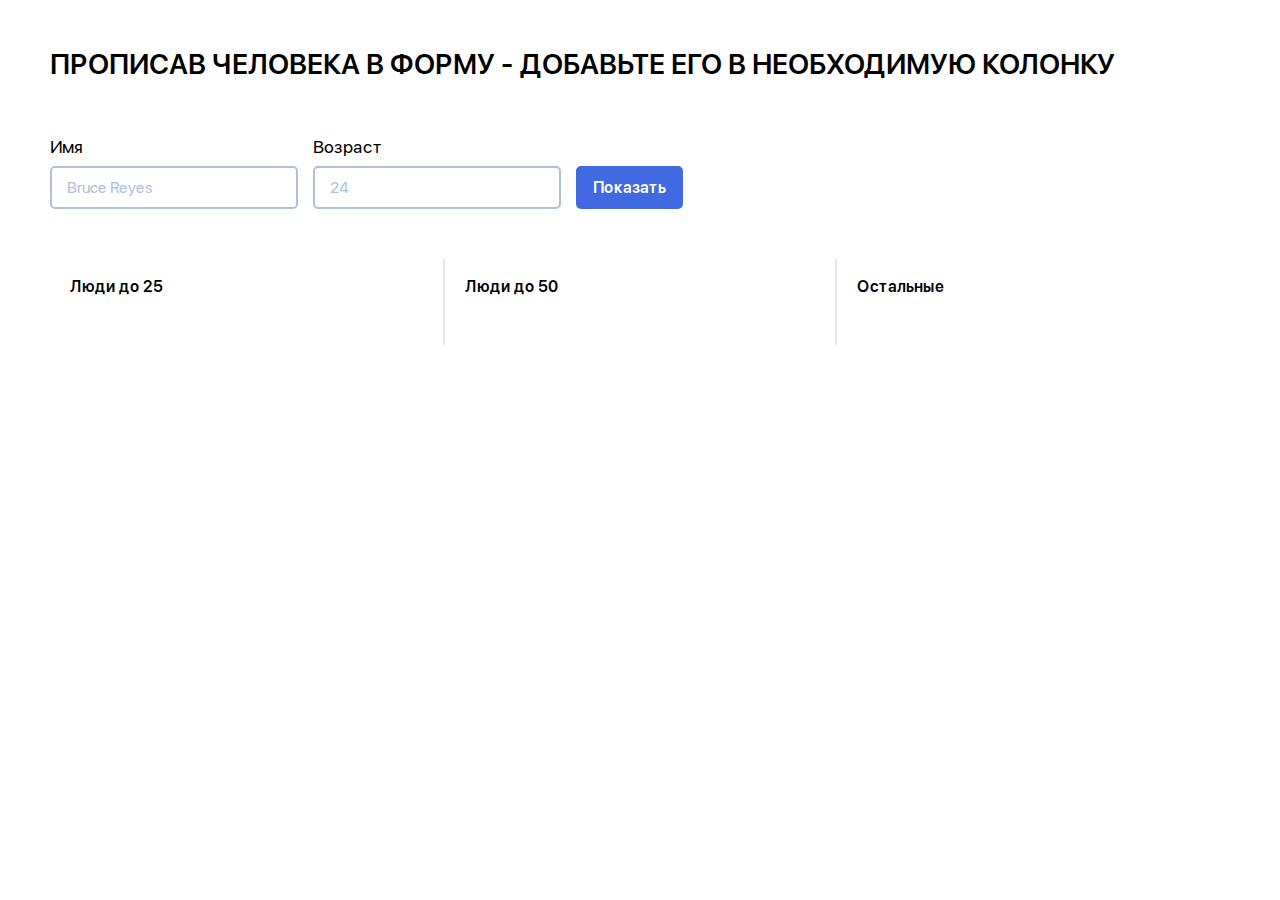
<file: index.html>
<!DOCTYPE html>
<html lang="en">

<head>
    <meta charset="UTF-8">
    <meta http-equiv="X-UA-Compatible" content="IE=edge">
    <meta name="viewport" content="width=device-width, initial-scale=1.0">
    <link rel="stylesheet" href="./css/style.css">
    <link rel="stylesheet" href="./fonts/font/stylesheet.css">
    <title>export</title>
</head>

<body>
    <h1>Прописав человека в форму - добавьте его в необходимую колонку</h1>
    <form name="dateYear">
        <div class="row">
            <label>
                <p class="title">Имя</p>
                <input type="text" name="name" placeholder="Bruce Reyes">
            </label>
            <label>
                <p class="title">Возраст</p>
                <input type="number" name="age" placeholder="24">
            </label>
            <button>Показать</button>
        </div>
    </form>
    <div class="container">
        <div class="column">
            <h2 class="title">Люди до 25</h2>
            <div class="twentyFive">
            </div>
        </div>
        <div class="column">
            <h2 class="title">Люди до 50</h2>
            <div class="fifty">
            </div>
        </div>
        <div class="column">
            <h2 class="title">Остальные</h2>
            <div class="other">
            </div>
        </div>
    </div>
    <div class="modal_bg close"></div>
    <div class="modal">
        <div class="modal_close close">Х</div>
        <form name="dataEdit">
            <div class="row">
                <label>
                    <p class="title">Имя</p>
                    <input type="text" name="name" placeholder="Bruce Reyes">
                </label>
                <label>
                    <p class="title">Возраст</p>
                    <input type="number" name="age" placeholder="24">
                </label>
                <button>Показать</button>
            </div>
        </form>
    </div>
    <script type="module" src="./js/script.js"></script>
</body>

</html>
</file>
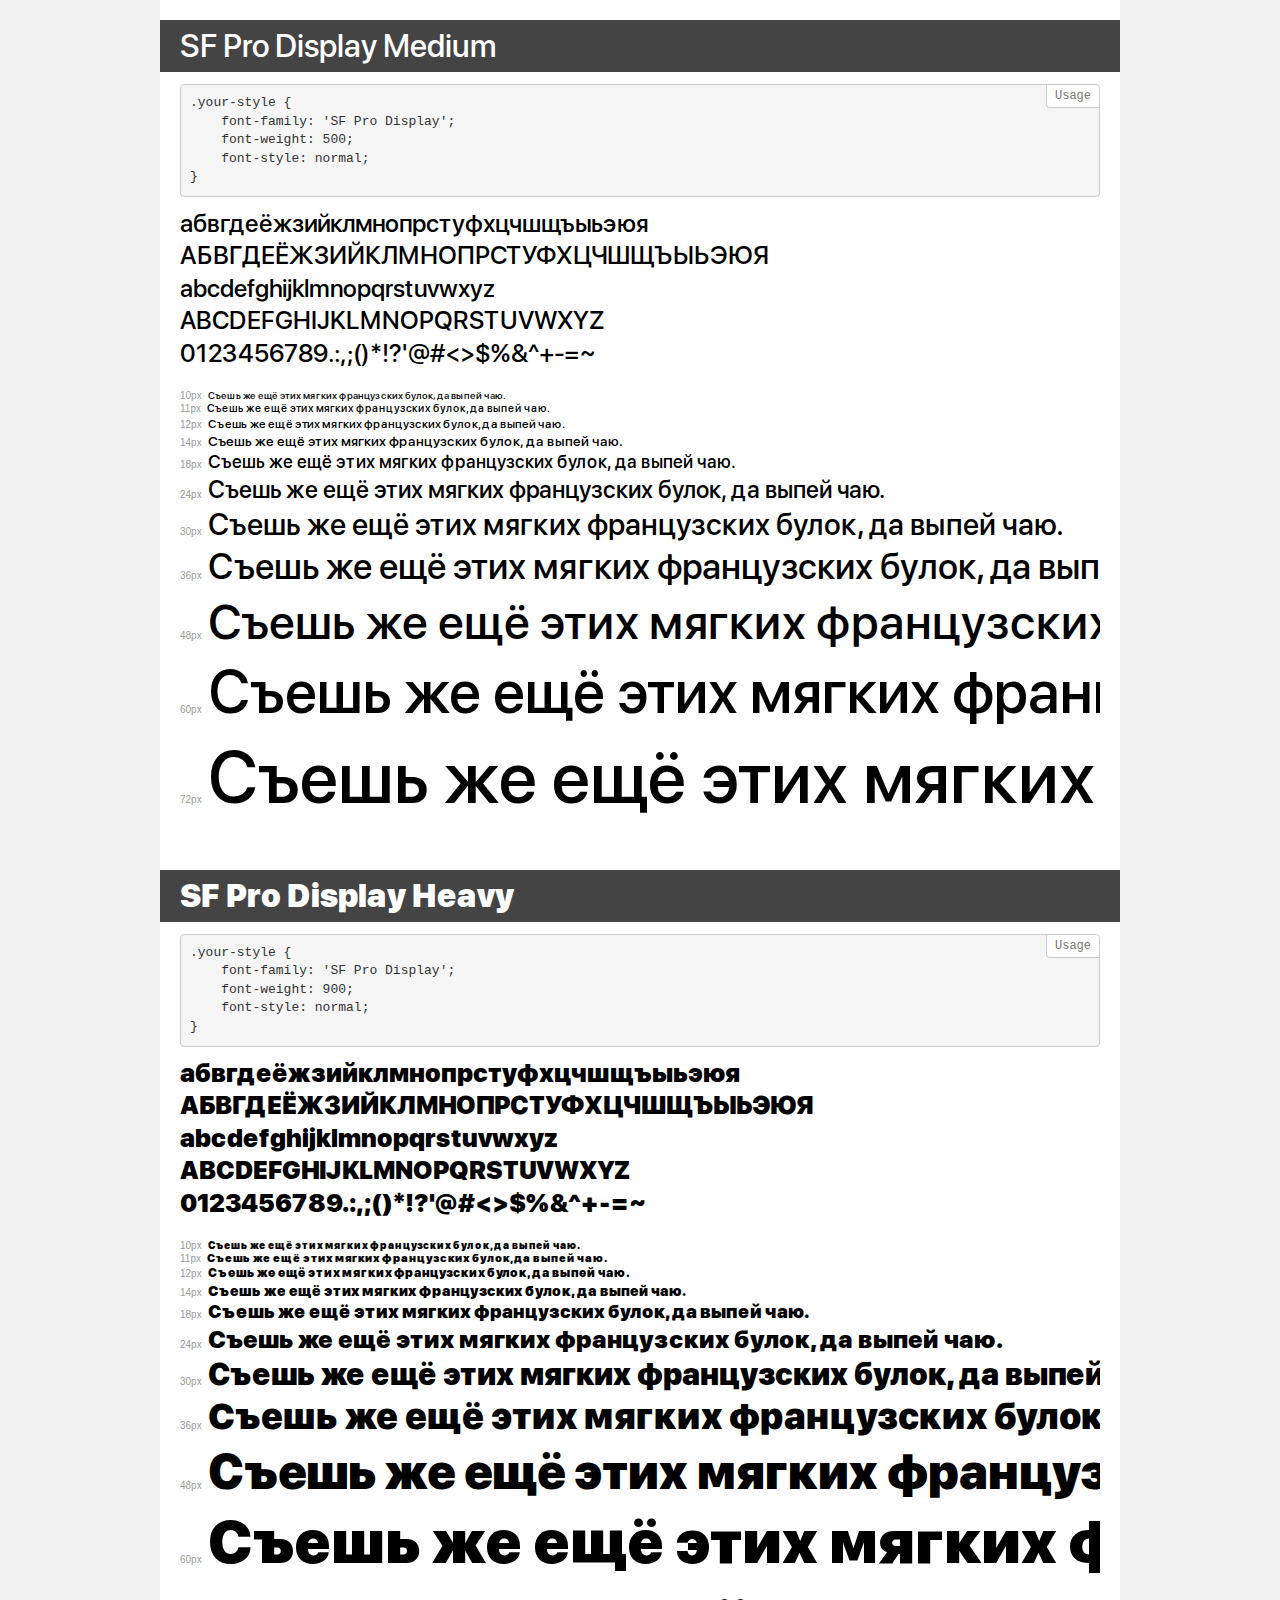
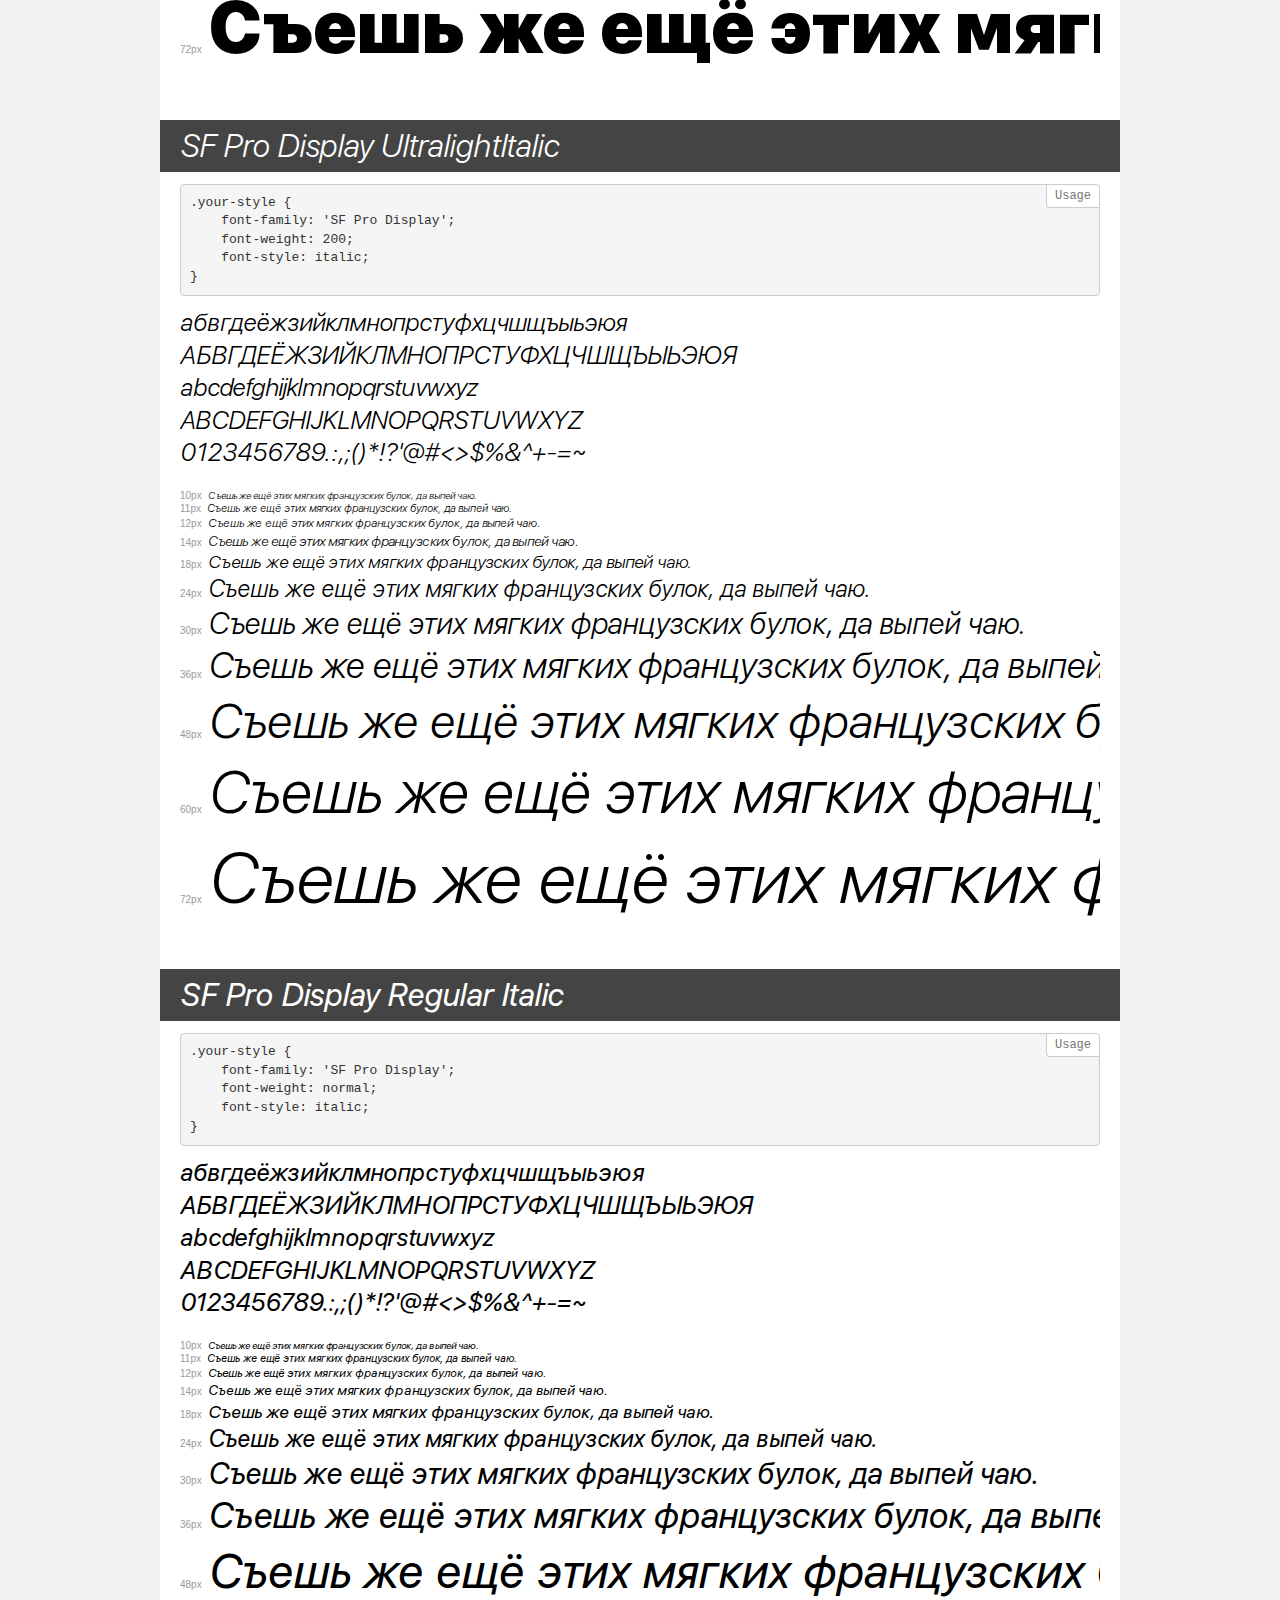
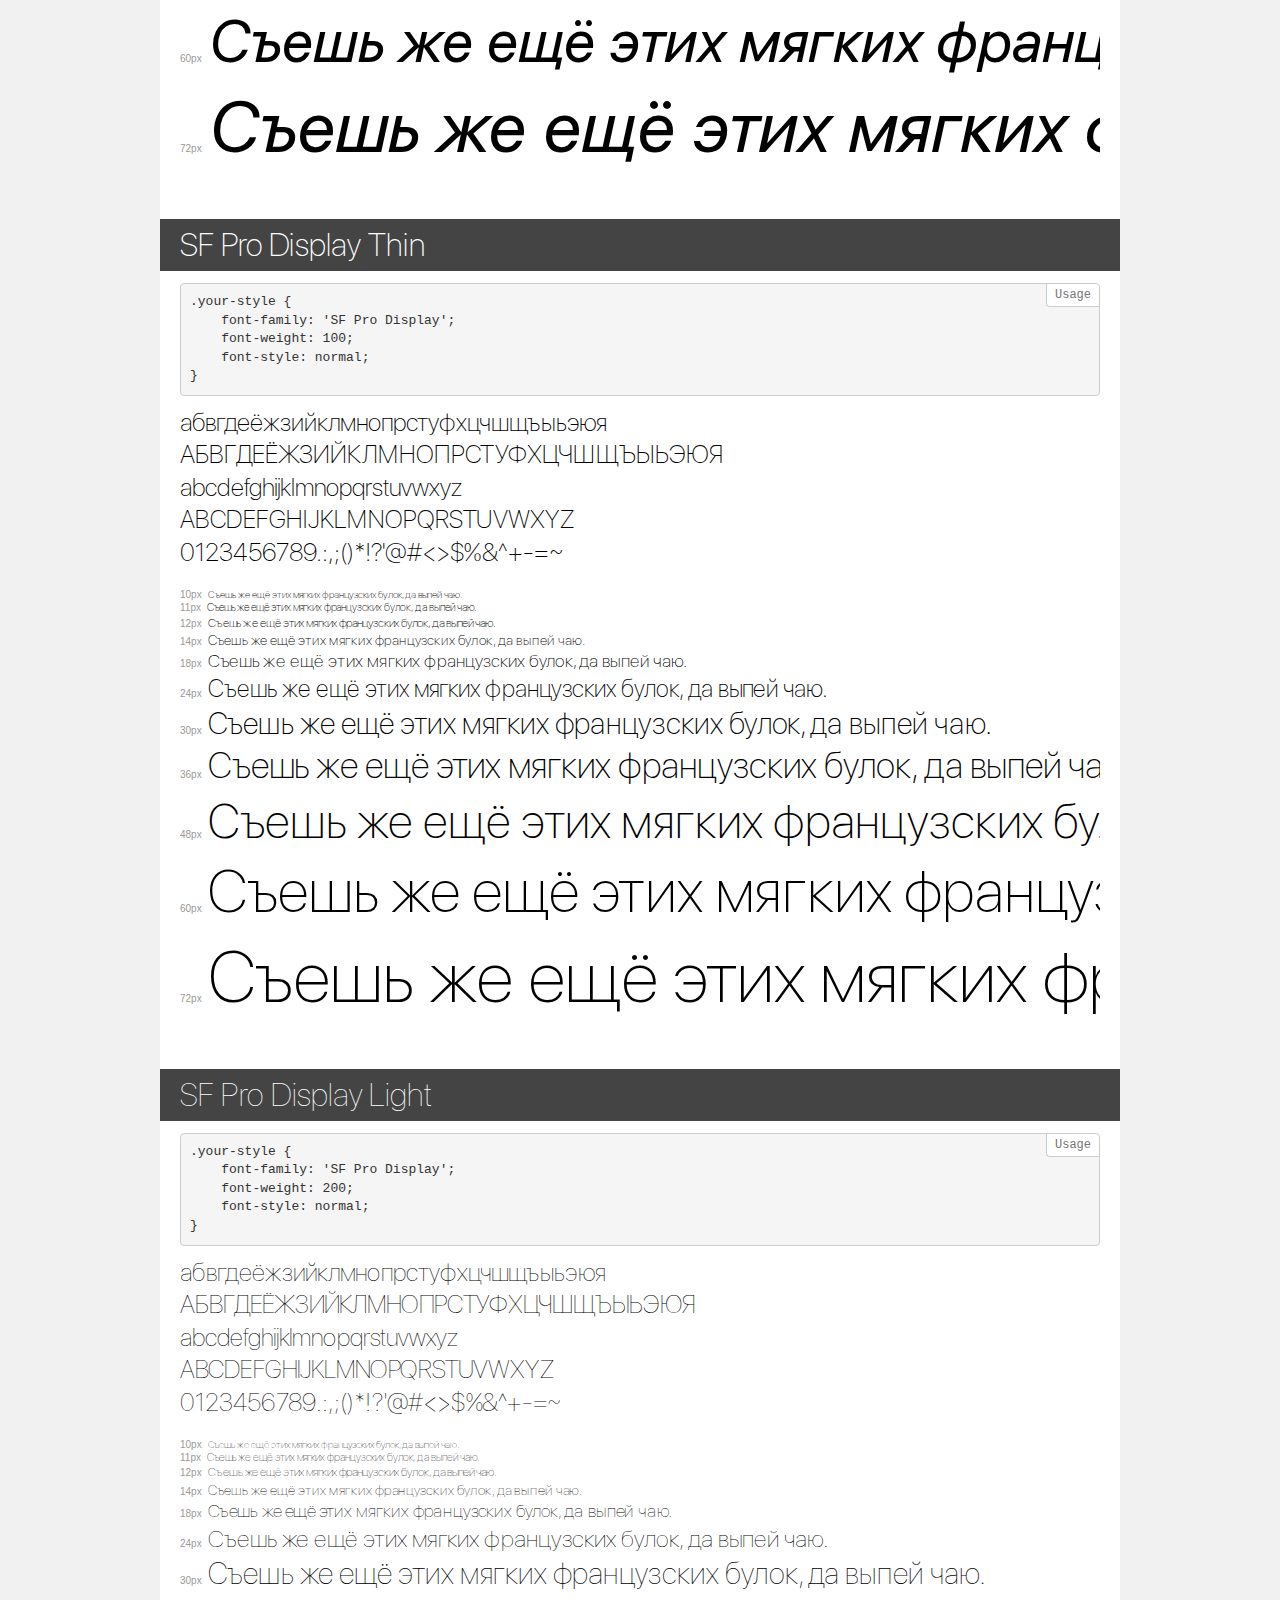
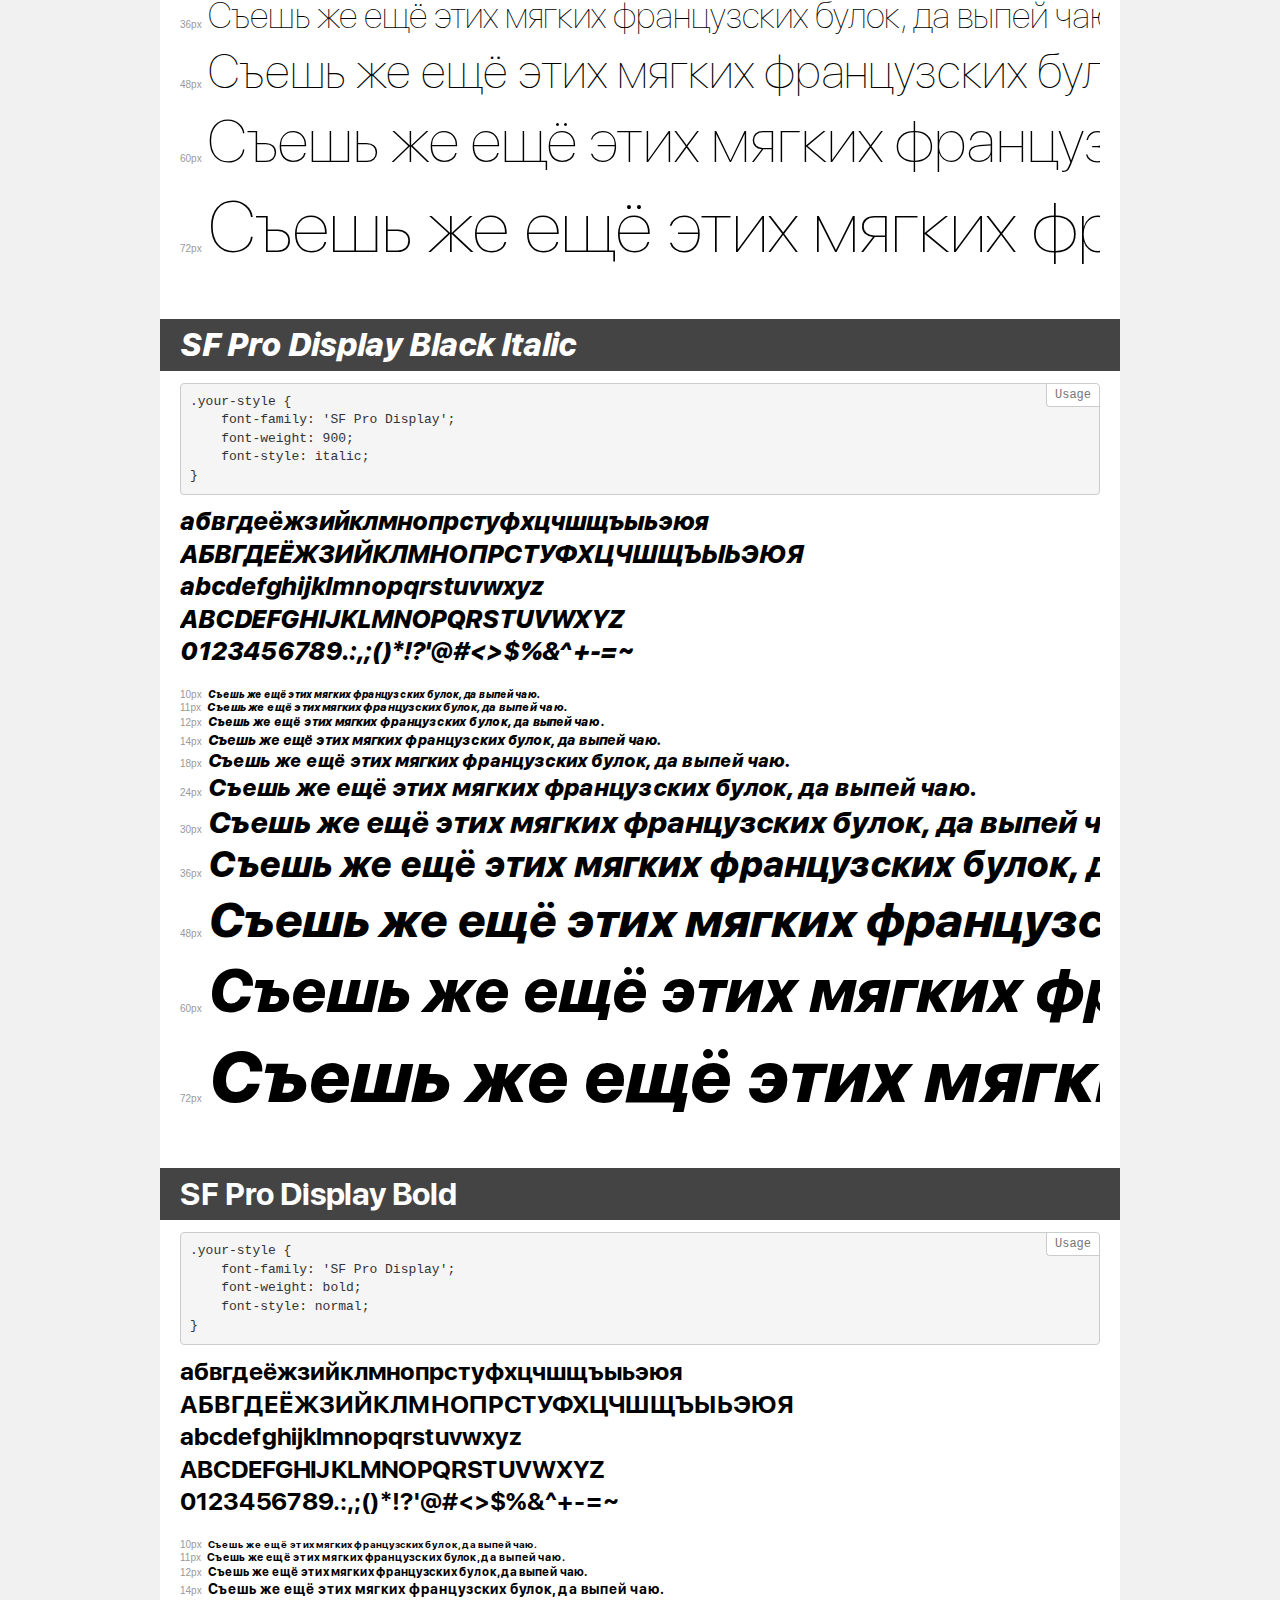
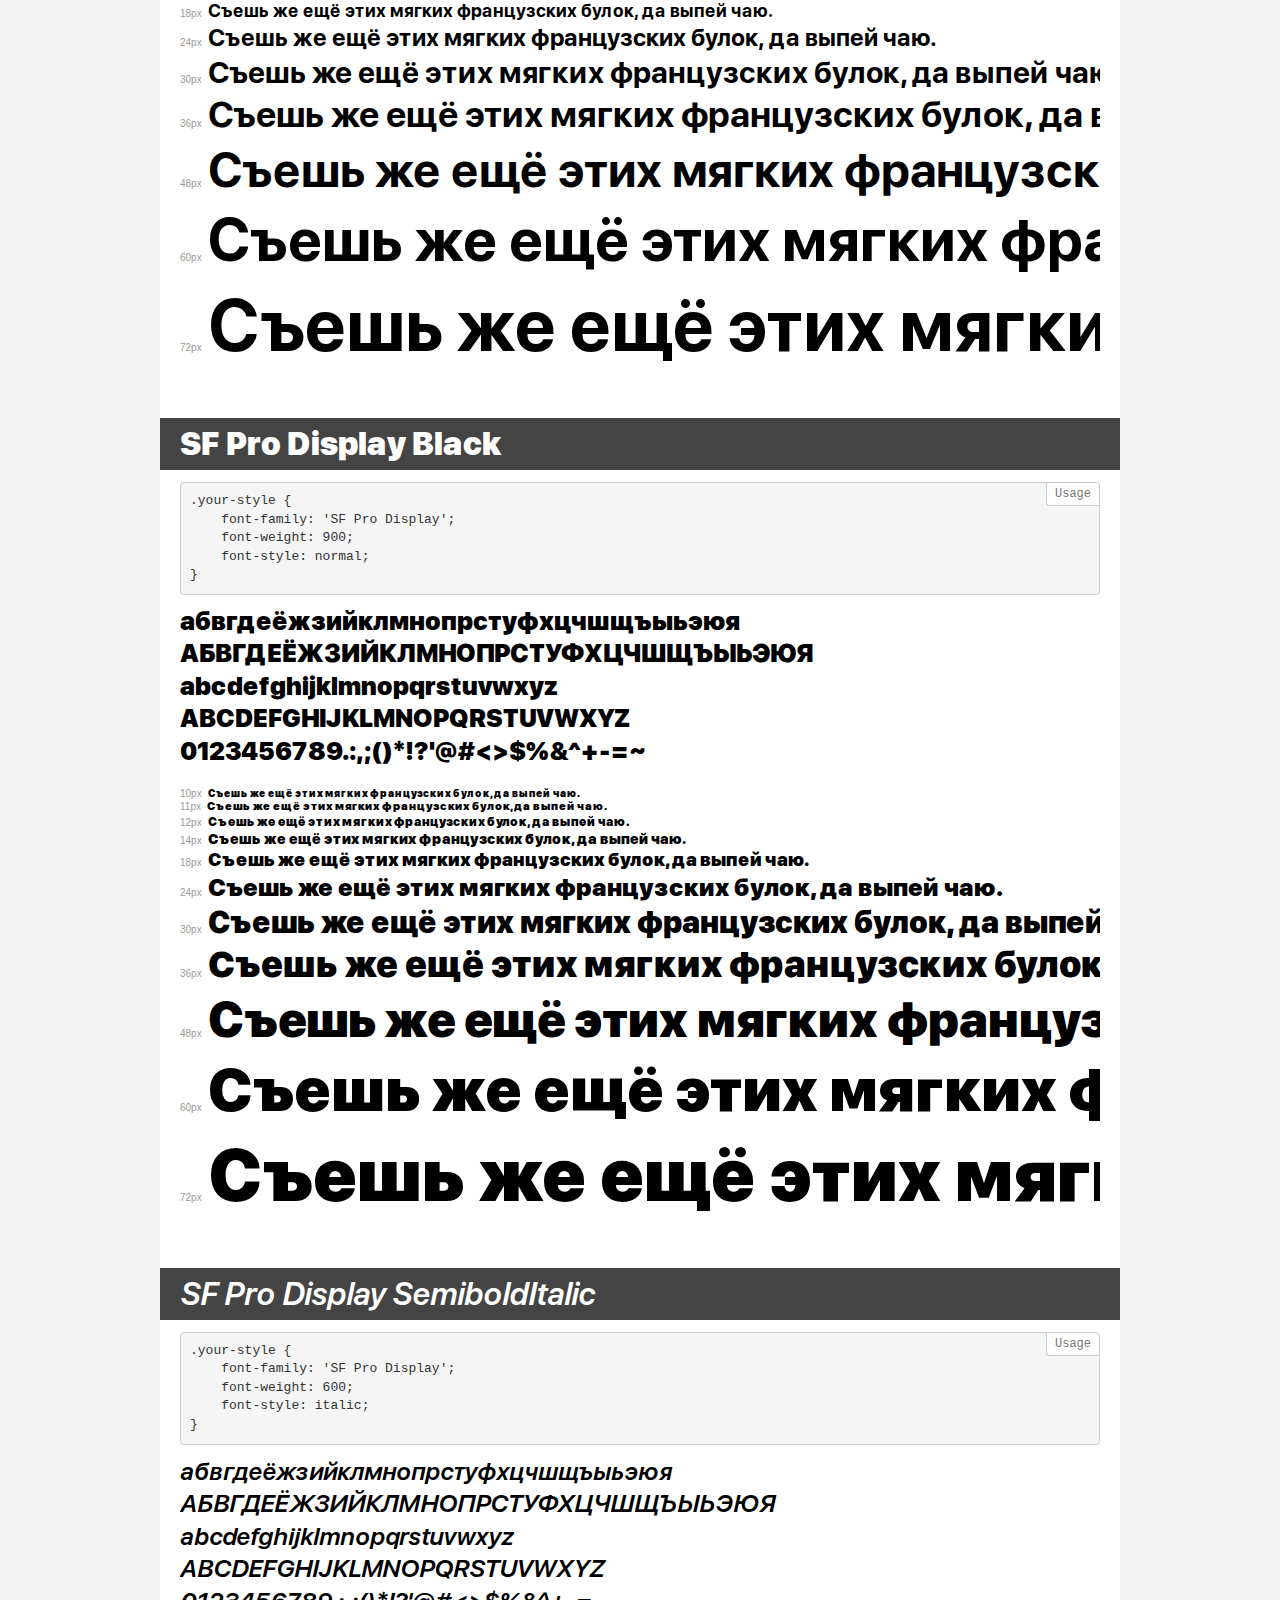
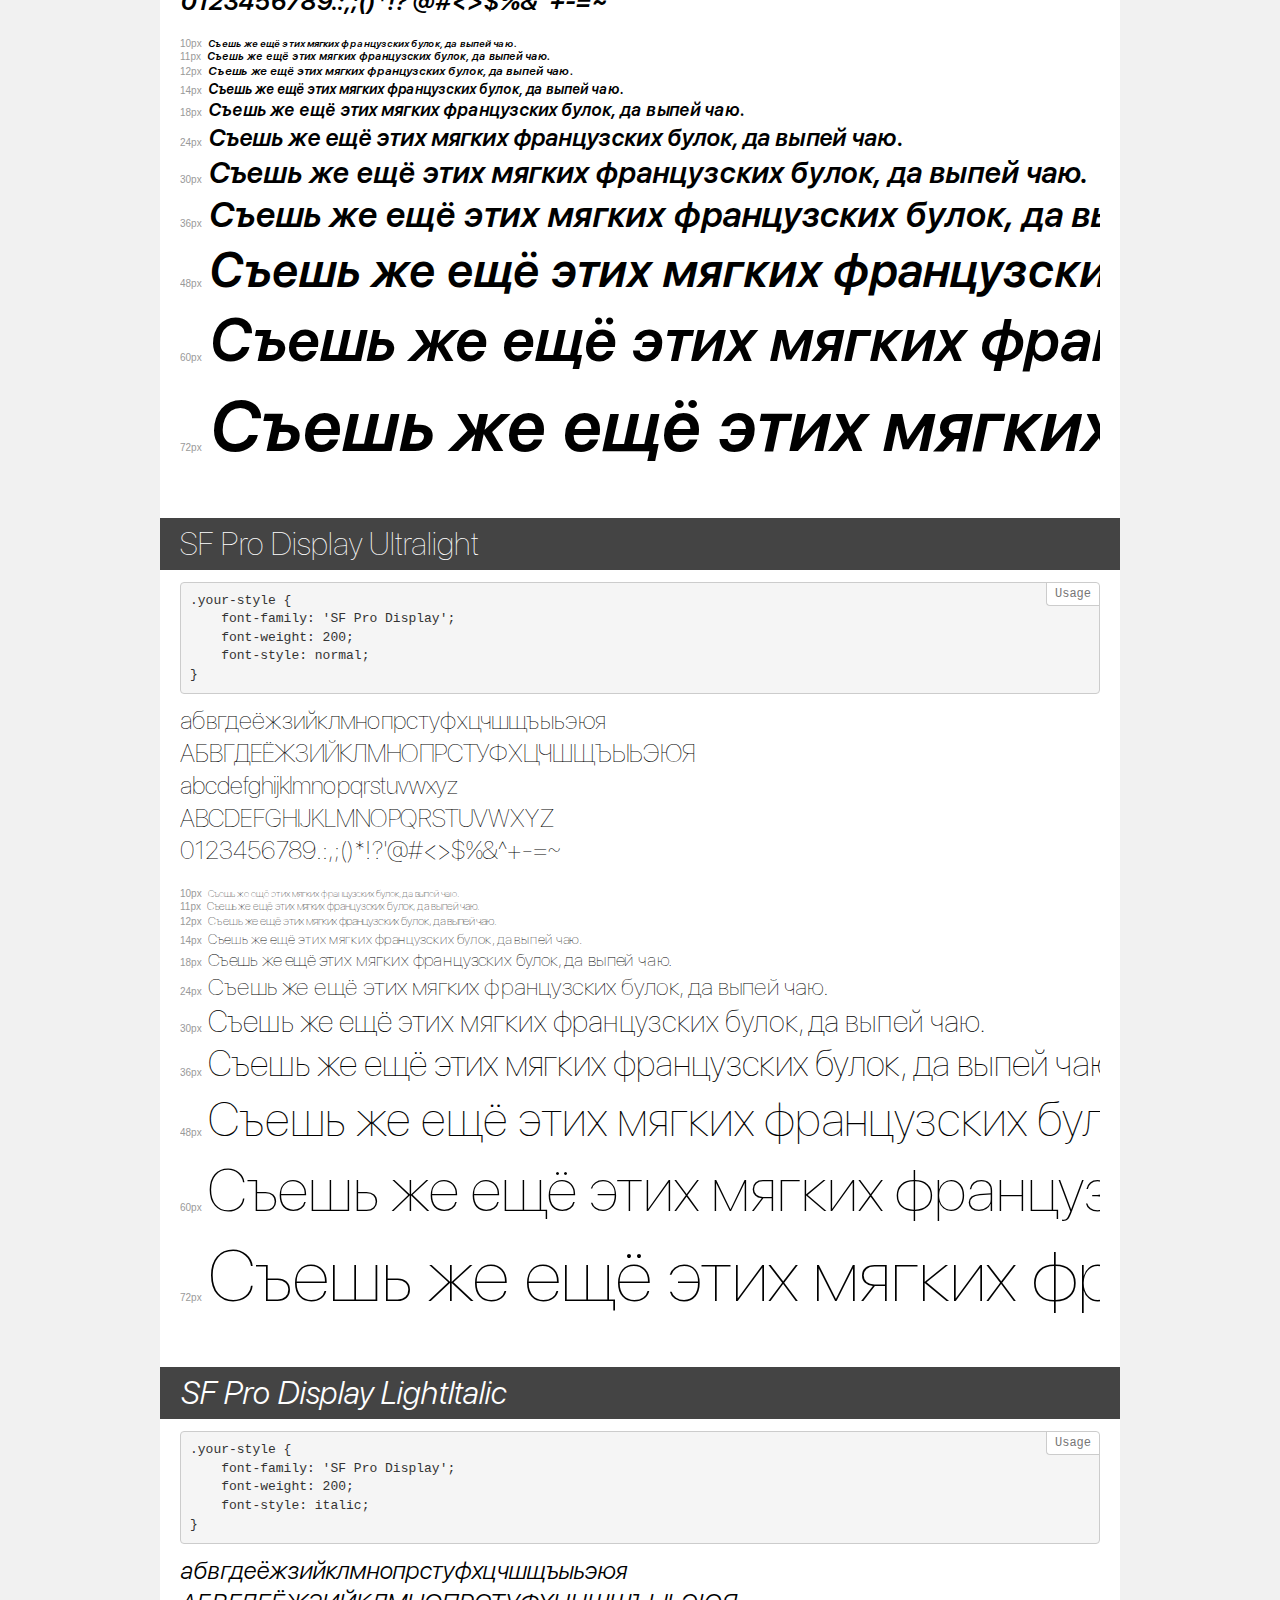
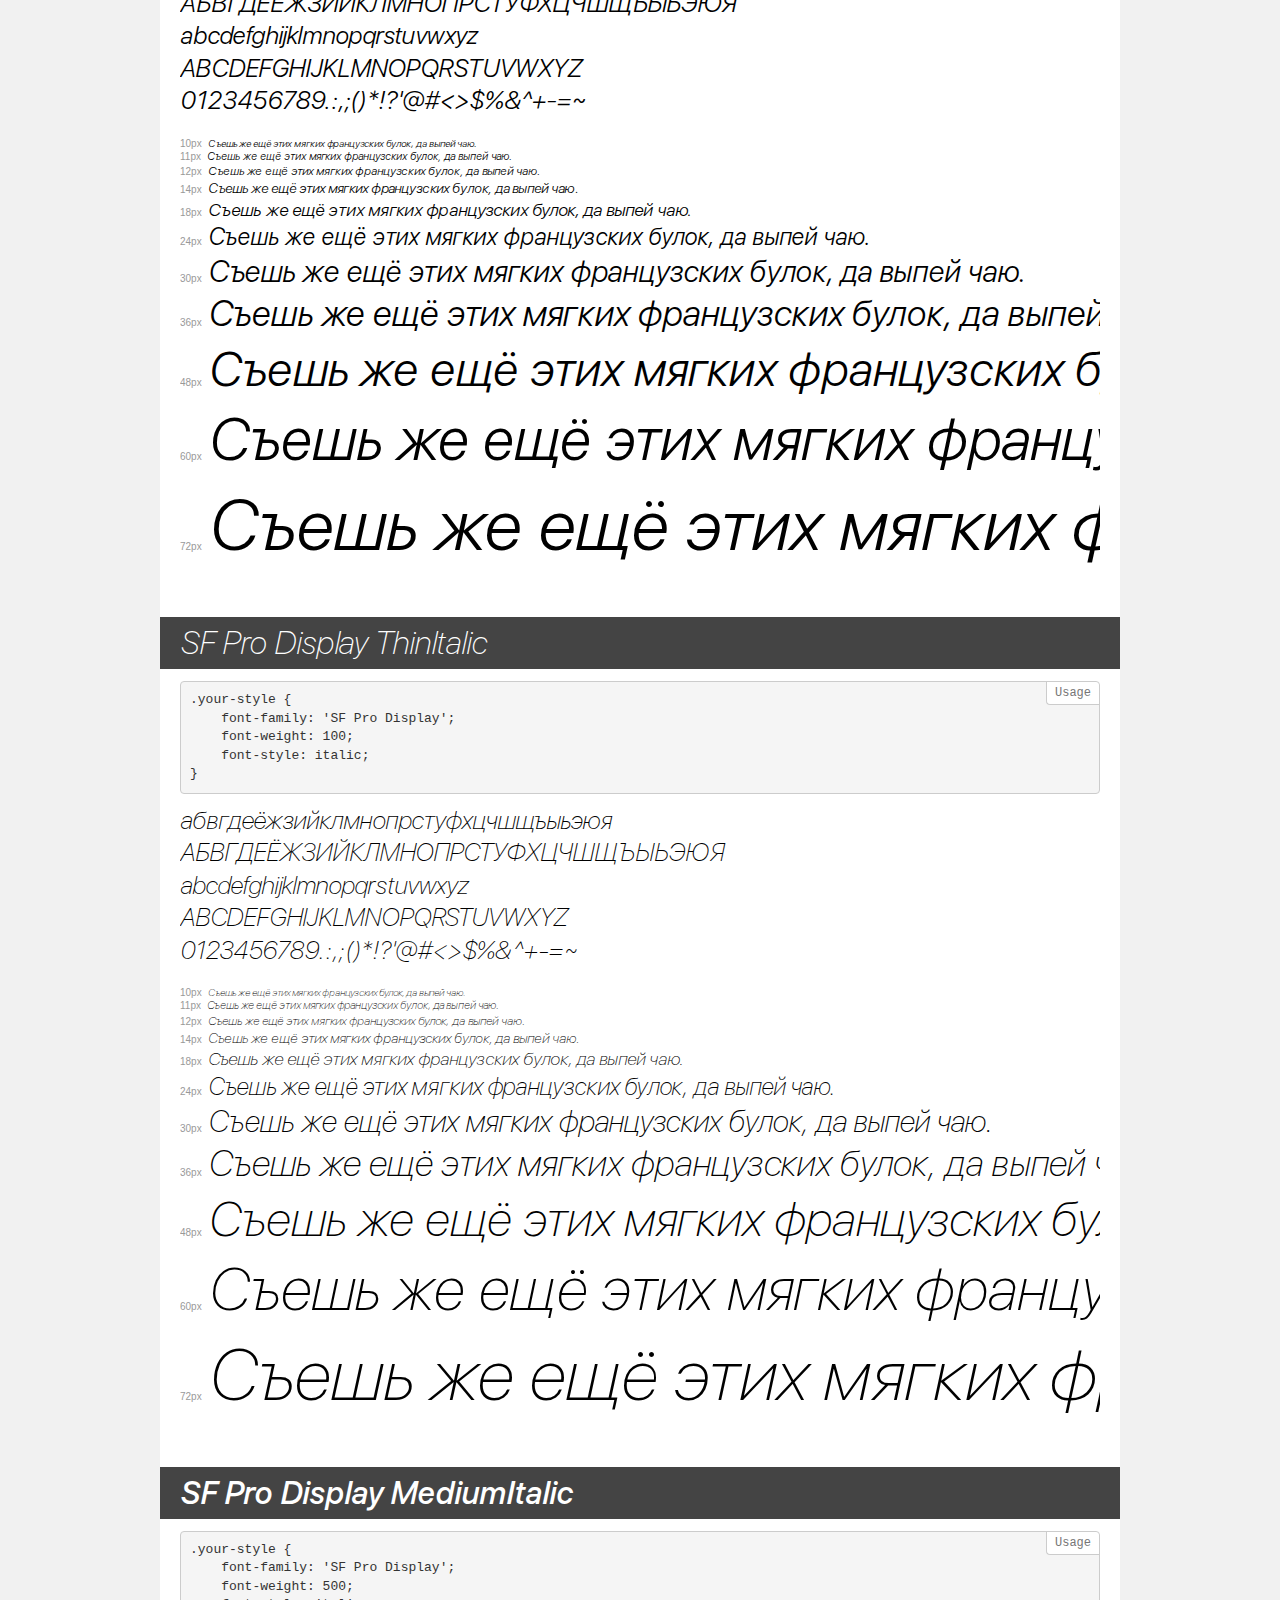
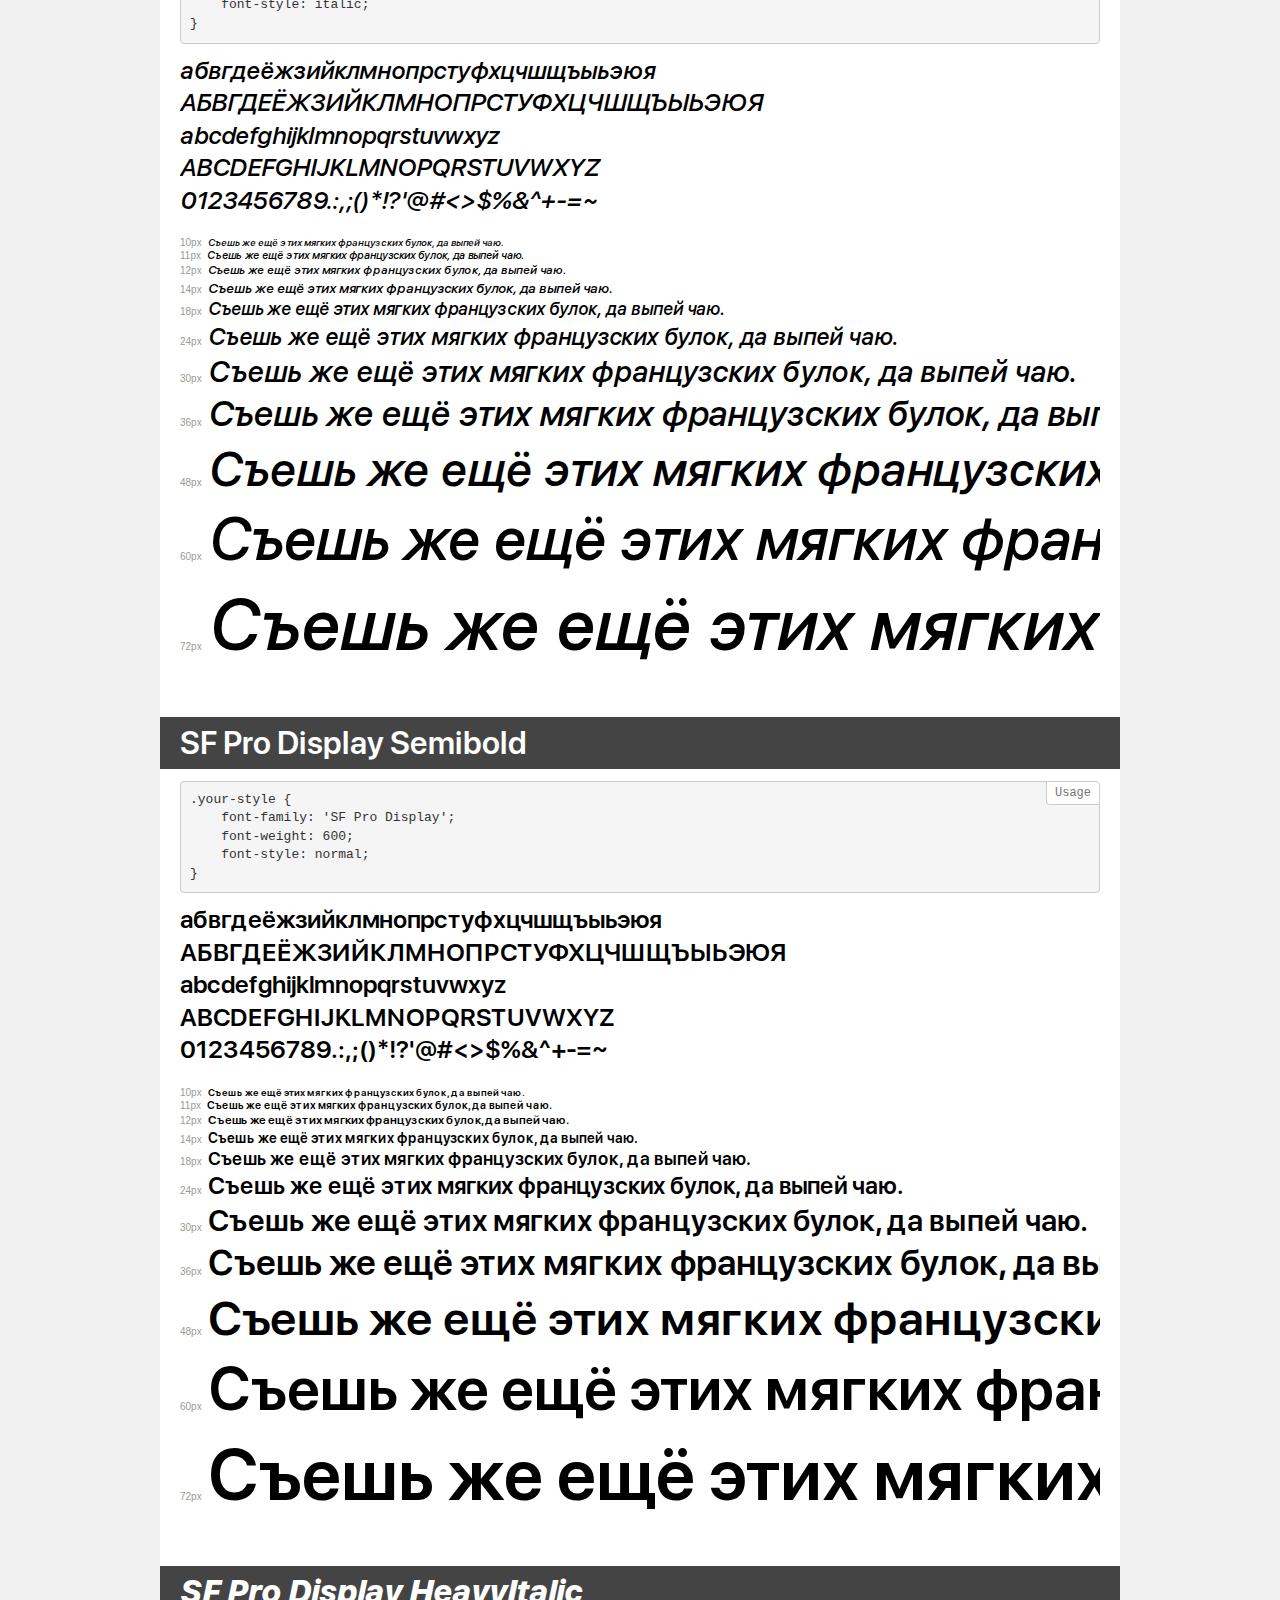
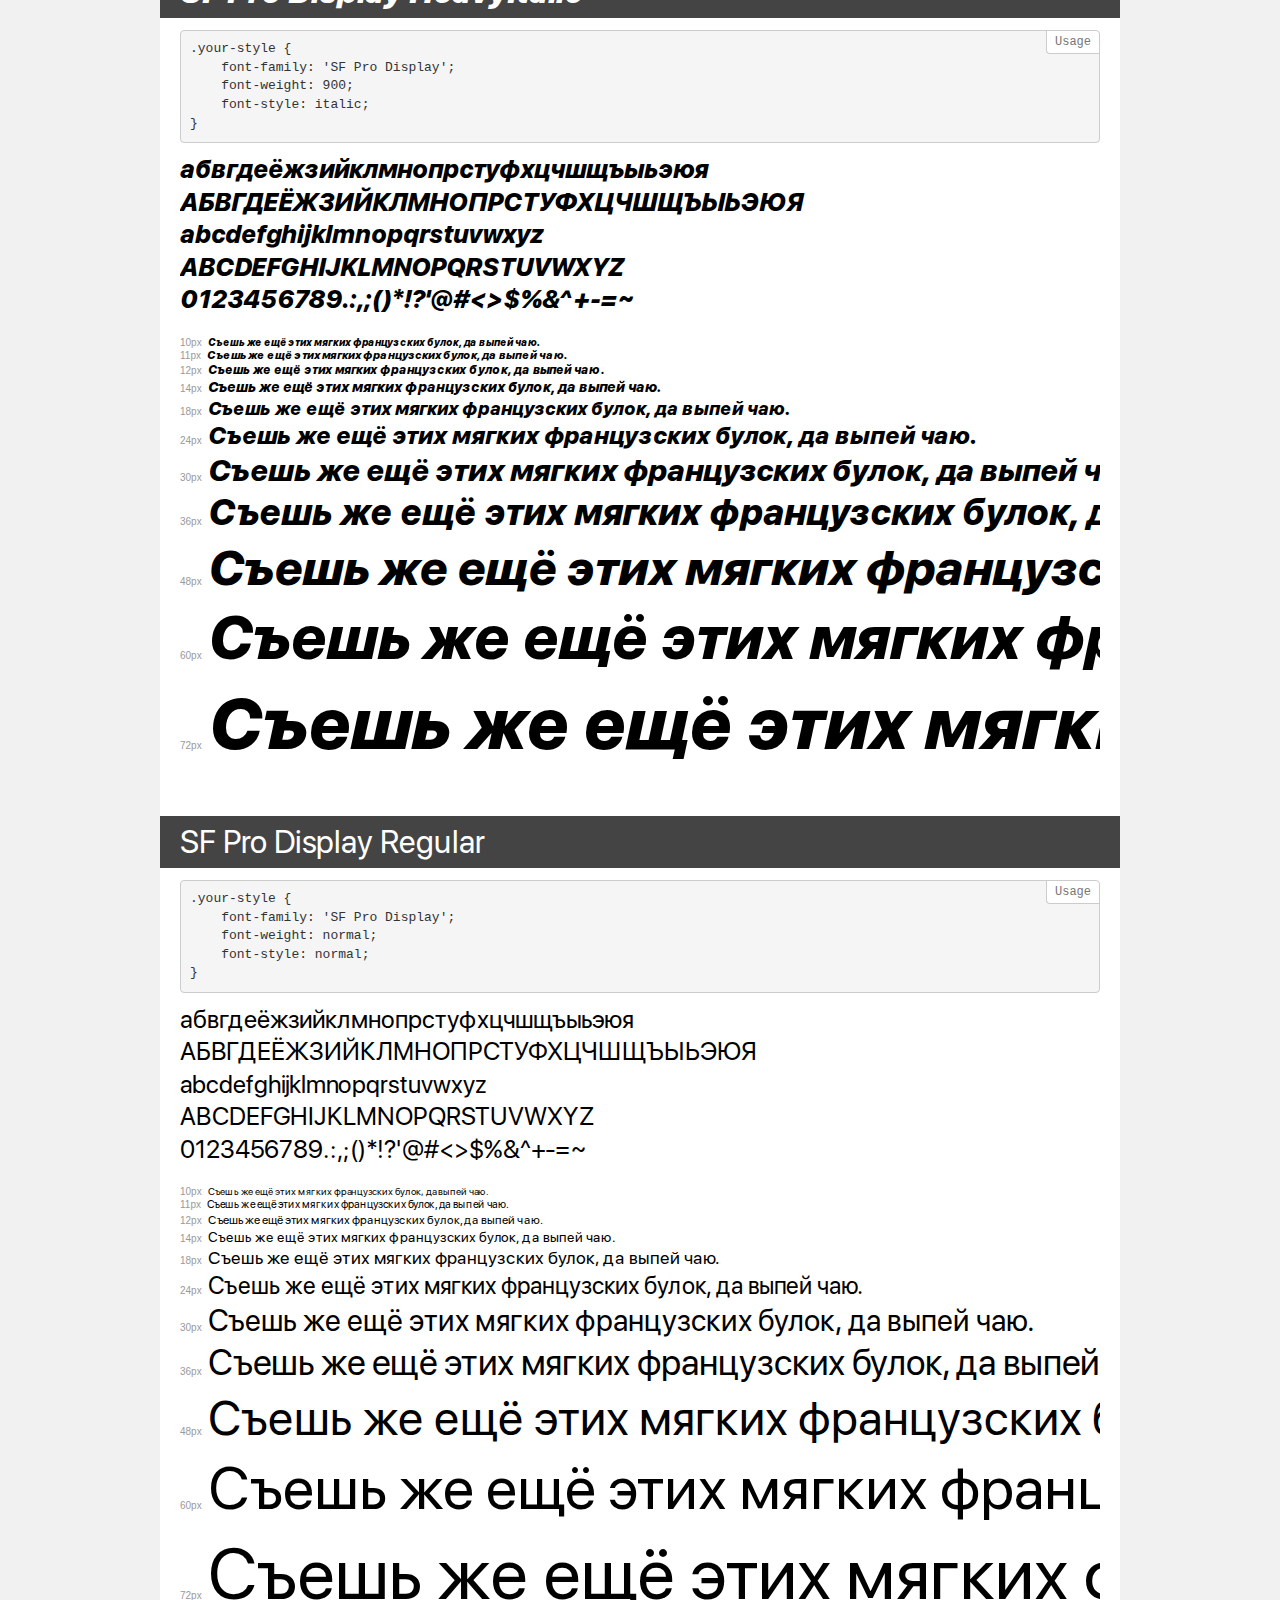
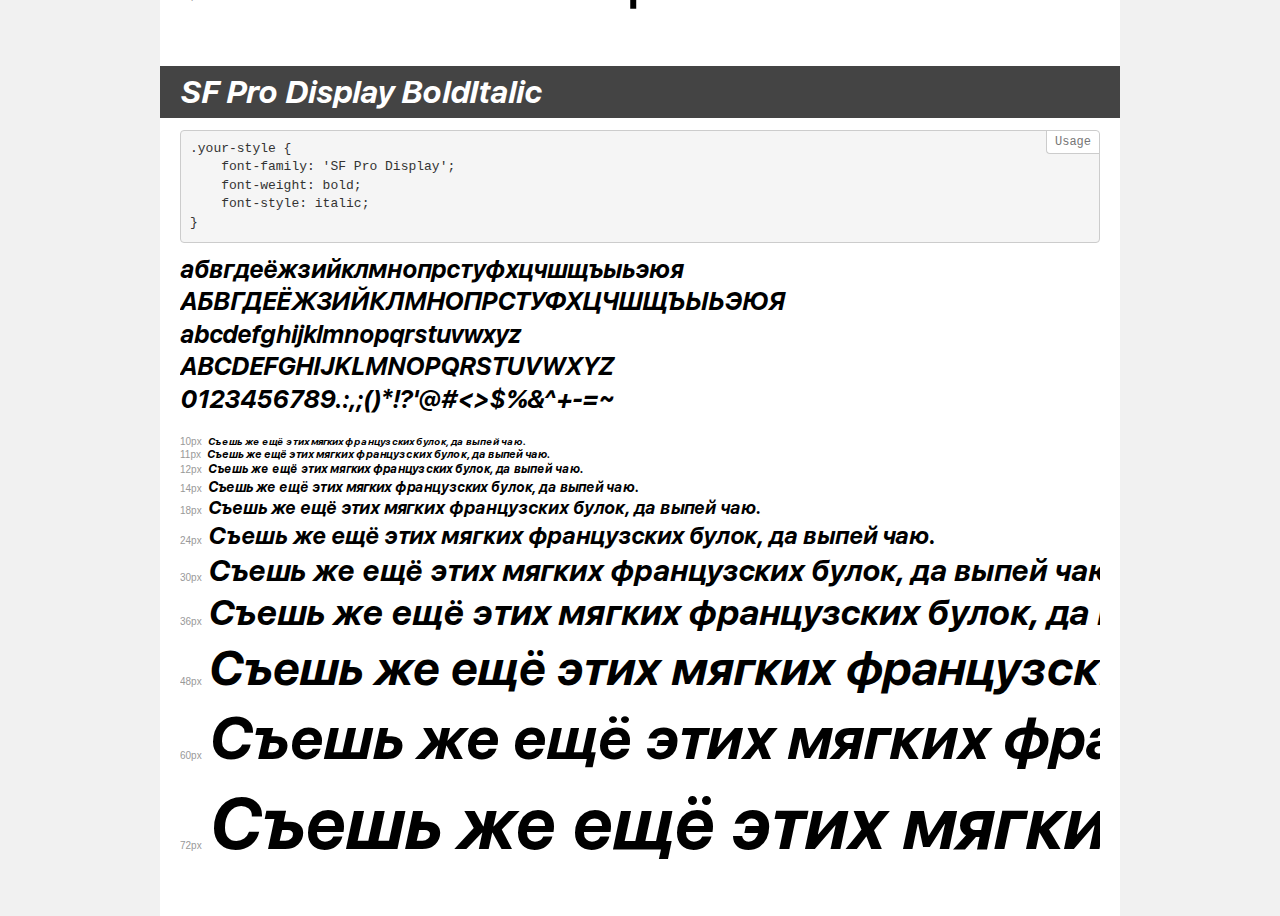
<file: fonts/font/demo.html>
<!DOCTYPE html>
<html>
<head>
    <meta charset="utf-8">
    <meta http-equiv="X-UA-Compatible" content="IE=edge">
    <meta name="viewport" content="width=device-width, initial-scale=1">
    <meta name="robots" content="noindex, noarchive">
    <meta name="format-detection" content="telephone=no">
    <title>Transfonter demo</title>
    <link href="stylesheet.css" rel="stylesheet">
    <style>
        /*
        http://meyerweb.com/eric/tools/css/reset/
        v2.0 | 20110126
        License: none (public domain)
        */
        html, body, div, span, applet, object, iframe,
        h1, h2, h3, h4, h5, h6, p, blockquote, pre,
        a, abbr, acronym, address, big, cite, code,
        del, dfn, em, img, ins, kbd, q, s, samp,
        small, strike, strong, sub, sup, tt, var,
        b, u, i, center,
        dl, dt, dd, ol, ul, li,
        fieldset, form, label, legend,
        table, caption, tbody, tfoot, thead, tr, th, td,
        article, aside, canvas, details, embed,
        figure, figcaption, footer, header, hgroup,
        menu, nav, output, ruby, section, summary,
        time, mark, audio, video {
            margin: 0;
            padding: 0;
            border: 0;
            font-size: 100%;
            font: inherit;
            vertical-align: baseline;
        }
        /* HTML5 display-role reset for older browsers */
        article, aside, details, figcaption, figure,
        footer, header, hgroup, menu, nav, section {
            display: block;
        }
        body {
            line-height: 1;
        }
        ol, ul {
            list-style: none;
        }
        blockquote, q {
            quotes: none;
        }
        blockquote:before, blockquote:after,
        q:before, q:after {
            content: '';
            content: none;
        }
        table {
            border-collapse: collapse;
            border-spacing: 0;
        }
        /* common styles */
        body {
            background: #f1f1f1;
            color: #000;
        }
        .page {
            background: #fff;
            width: 920px;
            margin: 0 auto;
            padding: 20px 20px 0 20px;
            overflow: hidden;
        }
        .font-container {
            overflow-x: auto;
            overflow-y: hidden;
            margin-bottom: 40px;
            line-height: 1.3;
            white-space: nowrap;
            padding-bottom: 5px;
        }
        h1 {
            position: relative;
            background: #444;
            font-size: 32px;
            color: #fff;
            padding: 10px 20px;
            margin: 0 -20px 12px -20px;
        }
        .letters {
            font-size: 25px;
            margin-bottom: 20px;
        }
        .s10:before {
            content: '10px';
        }
        .s11:before {
            content: '11px';
        }
        .s12:before {
            content: '12px';
        }
        .s14:before {
            content: '14px';
        }
        .s18:before {
            content: '18px';
        }
        .s24:before {
            content: '24px';
        }
        .s30:before {
            content: '30px';
        }
        .s36:before {
            content: '36px';
        }
        .s48:before {
            content: '48px';
        }
        .s60:before {
            content: '60px';
        }
        .s72:before {
            content: '72px';
        }
        .s10:before, .s11:before, .s12:before, .s14:before,
        .s18:before, .s24:before, .s30:before, .s36:before,
        .s48:before, .s60:before, .s72:before {
            font-family: Arial, sans-serif;
            font-size: 10px;
            font-weight: normal;
            font-style: normal;
            color: #999;
            padding-right: 6px;
        }
        pre {
            display: block;
            position: relative;
            padding: 9px;
            margin: 0 0 10px;
            font-family: Monaco, Menlo, Consolas, "Courier New", monospace !important;
            font-size: 13px;
            line-height: 1.428571429;
            color: #333;
            font-weight: normal !important;
            font-style: normal !important;
            background-color: #f5f5f5;
            border: 1px solid #ccc;
            overflow-x: auto;
            border-radius: 4px;
        }
        pre:after {
            display: block;
            position: absolute;
            right: 0;
            top: 0;
            content: 'Usage';
            line-height: 1;
            padding: 5px 8px;
            font-size: 12px;
            color: #767676;
            background-color: #fff;
            border: 1px solid #ccc;
            border-right: none;
            border-top: none;
            border-radius: 0 4px 0 4px;
            z-index: 10;
        }
        /* responsive */
        @media (max-width: 959px) {
            .page {
                width: auto;
                margin: 0;
            }
        }
    </style>
</head>
<body>
<div class="page">
    <div class="demo" style="font-family: 'SF Pro Display'; font-weight: 500; font-style: normal;">
        <h1>SF Pro Display Medium</h1>
        <pre>.your-style {
    font-family: 'SF Pro Display';
    font-weight: 500;
    font-style: normal;
}</pre>
        <div class="font-container">
            <p class="letters">
                абвгдеёжзийклмнопрстуфхцчшщъыьэюя<br>
АБВГДЕЁЖЗИЙКЛМНОПРСТУФХЦЧШЩЪЫЬЭЮЯ<br>
abcdefghijklmnopqrstuvwxyz<br>
ABCDEFGHIJKLMNOPQRSTUVWXYZ<br>
                0123456789.:,;()*!?'@#<>$%&^+-=~
            </p>
            <p class="s10" style="font-size: 10px;">Съешь же ещё этих мягких французских булок, да выпей чаю.</p>
            <p class="s11" style="font-size: 11px;">Съешь же ещё этих мягких французских булок, да выпей чаю.</p>
            <p class="s12" style="font-size: 12px;">Съешь же ещё этих мягких французских булок, да выпей чаю.</p>
            <p class="s14" style="font-size: 14px;">Съешь же ещё этих мягких французских булок, да выпей чаю.</p>
            <p class="s18" style="font-size: 18px;">Съешь же ещё этих мягких французских булок, да выпей чаю.</p>
            <p class="s24" style="font-size: 24px;">Съешь же ещё этих мягких французских булок, да выпей чаю.</p>
            <p class="s30" style="font-size: 30px;">Съешь же ещё этих мягких французских булок, да выпей чаю.</p>
            <p class="s36" style="font-size: 36px;">Съешь же ещё этих мягких французских булок, да выпей чаю.</p>
            <p class="s48" style="font-size: 48px;">Съешь же ещё этих мягких французских булок, да выпей чаю.</p>
            <p class="s60" style="font-size: 60px;">Съешь же ещё этих мягких французских булок, да выпей чаю.</p>
            <p class="s72" style="font-size: 72px;">Съешь же ещё этих мягких французских булок, да выпей чаю.</p>
        </div>
    </div>
    <div class="demo" style="font-family: 'SF Pro Display'; font-weight: 900; font-style: normal;">
        <h1>SF Pro Display Heavy</h1>
        <pre>.your-style {
    font-family: 'SF Pro Display';
    font-weight: 900;
    font-style: normal;
}</pre>
        <div class="font-container">
            <p class="letters">
                абвгдеёжзийклмнопрстуфхцчшщъыьэюя<br>
АБВГДЕЁЖЗИЙКЛМНОПРСТУФХЦЧШЩЪЫЬЭЮЯ<br>
abcdefghijklmnopqrstuvwxyz<br>
ABCDEFGHIJKLMNOPQRSTUVWXYZ<br>
                0123456789.:,;()*!?'@#<>$%&^+-=~
            </p>
            <p class="s10" style="font-size: 10px;">Съешь же ещё этих мягких французских булок, да выпей чаю.</p>
            <p class="s11" style="font-size: 11px;">Съешь же ещё этих мягких французских булок, да выпей чаю.</p>
            <p class="s12" style="font-size: 12px;">Съешь же ещё этих мягких французских булок, да выпей чаю.</p>
            <p class="s14" style="font-size: 14px;">Съешь же ещё этих мягких французских булок, да выпей чаю.</p>
            <p class="s18" style="font-size: 18px;">Съешь же ещё этих мягких французских булок, да выпей чаю.</p>
            <p class="s24" style="font-size: 24px;">Съешь же ещё этих мягких французских булок, да выпей чаю.</p>
            <p class="s30" style="font-size: 30px;">Съешь же ещё этих мягких французских булок, да выпей чаю.</p>
            <p class="s36" style="font-size: 36px;">Съешь же ещё этих мягких французских булок, да выпей чаю.</p>
            <p class="s48" style="font-size: 48px;">Съешь же ещё этих мягких французских булок, да выпей чаю.</p>
            <p class="s60" style="font-size: 60px;">Съешь же ещё этих мягких французских булок, да выпей чаю.</p>
            <p class="s72" style="font-size: 72px;">Съешь же ещё этих мягких французских булок, да выпей чаю.</p>
        </div>
    </div>
    <div class="demo" style="font-family: 'SF Pro Display'; font-weight: 200; font-style: italic;">
        <h1>SF Pro Display UltralightItalic</h1>
        <pre>.your-style {
    font-family: 'SF Pro Display';
    font-weight: 200;
    font-style: italic;
}</pre>
        <div class="font-container">
            <p class="letters">
                абвгдеёжзийклмнопрстуфхцчшщъыьэюя<br>
АБВГДЕЁЖЗИЙКЛМНОПРСТУФХЦЧШЩЪЫЬЭЮЯ<br>
abcdefghijklmnopqrstuvwxyz<br>
ABCDEFGHIJKLMNOPQRSTUVWXYZ<br>
                0123456789.:,;()*!?'@#<>$%&^+-=~
            </p>
            <p class="s10" style="font-size: 10px;">Съешь же ещё этих мягких французских булок, да выпей чаю.</p>
            <p class="s11" style="font-size: 11px;">Съешь же ещё этих мягких французских булок, да выпей чаю.</p>
            <p class="s12" style="font-size: 12px;">Съешь же ещё этих мягких французских булок, да выпей чаю.</p>
            <p class="s14" style="font-size: 14px;">Съешь же ещё этих мягких французских булок, да выпей чаю.</p>
            <p class="s18" style="font-size: 18px;">Съешь же ещё этих мягких французских булок, да выпей чаю.</p>
            <p class="s24" style="font-size: 24px;">Съешь же ещё этих мягких французских булок, да выпей чаю.</p>
            <p class="s30" style="font-size: 30px;">Съешь же ещё этих мягких французских булок, да выпей чаю.</p>
            <p class="s36" style="font-size: 36px;">Съешь же ещё этих мягких французских булок, да выпей чаю.</p>
            <p class="s48" style="font-size: 48px;">Съешь же ещё этих мягких французских булок, да выпей чаю.</p>
            <p class="s60" style="font-size: 60px;">Съешь же ещё этих мягких французских булок, да выпей чаю.</p>
            <p class="s72" style="font-size: 72px;">Съешь же ещё этих мягких французских булок, да выпей чаю.</p>
        </div>
    </div>
    <div class="demo" style="font-family: 'SF Pro Display'; font-weight: normal; font-style: italic;">
        <h1>SF Pro Display Regular Italic</h1>
        <pre>.your-style {
    font-family: 'SF Pro Display';
    font-weight: normal;
    font-style: italic;
}</pre>
        <div class="font-container">
            <p class="letters">
                абвгдеёжзийклмнопрстуфхцчшщъыьэюя<br>
АБВГДЕЁЖЗИЙКЛМНОПРСТУФХЦЧШЩЪЫЬЭЮЯ<br>
abcdefghijklmnopqrstuvwxyz<br>
ABCDEFGHIJKLMNOPQRSTUVWXYZ<br>
                0123456789.:,;()*!?'@#<>$%&^+-=~
            </p>
            <p class="s10" style="font-size: 10px;">Съешь же ещё этих мягких французских булок, да выпей чаю.</p>
            <p class="s11" style="font-size: 11px;">Съешь же ещё этих мягких французских булок, да выпей чаю.</p>
            <p class="s12" style="font-size: 12px;">Съешь же ещё этих мягких французских булок, да выпей чаю.</p>
            <p class="s14" style="font-size: 14px;">Съешь же ещё этих мягких французских булок, да выпей чаю.</p>
            <p class="s18" style="font-size: 18px;">Съешь же ещё этих мягких французских булок, да выпей чаю.</p>
            <p class="s24" style="font-size: 24px;">Съешь же ещё этих мягких французских булок, да выпей чаю.</p>
            <p class="s30" style="font-size: 30px;">Съешь же ещё этих мягких французских булок, да выпей чаю.</p>
            <p class="s36" style="font-size: 36px;">Съешь же ещё этих мягких французских булок, да выпей чаю.</p>
            <p class="s48" style="font-size: 48px;">Съешь же ещё этих мягких французских булок, да выпей чаю.</p>
            <p class="s60" style="font-size: 60px;">Съешь же ещё этих мягких французских булок, да выпей чаю.</p>
            <p class="s72" style="font-size: 72px;">Съешь же ещё этих мягких французских булок, да выпей чаю.</p>
        </div>
    </div>
    <div class="demo" style="font-family: 'SF Pro Display'; font-weight: 100; font-style: normal;">
        <h1>SF Pro Display Thin</h1>
        <pre>.your-style {
    font-family: 'SF Pro Display';
    font-weight: 100;
    font-style: normal;
}</pre>
        <div class="font-container">
            <p class="letters">
                абвгдеёжзийклмнопрстуфхцчшщъыьэюя<br>
АБВГДЕЁЖЗИЙКЛМНОПРСТУФХЦЧШЩЪЫЬЭЮЯ<br>
abcdefghijklmnopqrstuvwxyz<br>
ABCDEFGHIJKLMNOPQRSTUVWXYZ<br>
                0123456789.:,;()*!?'@#<>$%&^+-=~
            </p>
            <p class="s10" style="font-size: 10px;">Съешь же ещё этих мягких французских булок, да выпей чаю.</p>
            <p class="s11" style="font-size: 11px;">Съешь же ещё этих мягких французских булок, да выпей чаю.</p>
            <p class="s12" style="font-size: 12px;">Съешь же ещё этих мягких французских булок, да выпей чаю.</p>
            <p class="s14" style="font-size: 14px;">Съешь же ещё этих мягких французских булок, да выпей чаю.</p>
            <p class="s18" style="font-size: 18px;">Съешь же ещё этих мягких французских булок, да выпей чаю.</p>
            <p class="s24" style="font-size: 24px;">Съешь же ещё этих мягких французских булок, да выпей чаю.</p>
            <p class="s30" style="font-size: 30px;">Съешь же ещё этих мягких французских булок, да выпей чаю.</p>
            <p class="s36" style="font-size: 36px;">Съешь же ещё этих мягких французских булок, да выпей чаю.</p>
            <p class="s48" style="font-size: 48px;">Съешь же ещё этих мягких французских булок, да выпей чаю.</p>
            <p class="s60" style="font-size: 60px;">Съешь же ещё этих мягких французских булок, да выпей чаю.</p>
            <p class="s72" style="font-size: 72px;">Съешь же ещё этих мягких французских булок, да выпей чаю.</p>
        </div>
    </div>
    <div class="demo" style="font-family: 'SF Pro Display'; font-weight: 200; font-style: normal;">
        <h1>SF Pro Display Light</h1>
        <pre>.your-style {
    font-family: 'SF Pro Display';
    font-weight: 200;
    font-style: normal;
}</pre>
        <div class="font-container">
            <p class="letters">
                абвгдеёжзийклмнопрстуфхцчшщъыьэюя<br>
АБВГДЕЁЖЗИЙКЛМНОПРСТУФХЦЧШЩЪЫЬЭЮЯ<br>
abcdefghijklmnopqrstuvwxyz<br>
ABCDEFGHIJKLMNOPQRSTUVWXYZ<br>
                0123456789.:,;()*!?'@#<>$%&^+-=~
            </p>
            <p class="s10" style="font-size: 10px;">Съешь же ещё этих мягких французских булок, да выпей чаю.</p>
            <p class="s11" style="font-size: 11px;">Съешь же ещё этих мягких французских булок, да выпей чаю.</p>
            <p class="s12" style="font-size: 12px;">Съешь же ещё этих мягких французских булок, да выпей чаю.</p>
            <p class="s14" style="font-size: 14px;">Съешь же ещё этих мягких французских булок, да выпей чаю.</p>
            <p class="s18" style="font-size: 18px;">Съешь же ещё этих мягких французских булок, да выпей чаю.</p>
            <p class="s24" style="font-size: 24px;">Съешь же ещё этих мягких французских булок, да выпей чаю.</p>
            <p class="s30" style="font-size: 30px;">Съешь же ещё этих мягких французских булок, да выпей чаю.</p>
            <p class="s36" style="font-size: 36px;">Съешь же ещё этих мягких французских булок, да выпей чаю.</p>
            <p class="s48" style="font-size: 48px;">Съешь же ещё этих мягких французских булок, да выпей чаю.</p>
            <p class="s60" style="font-size: 60px;">Съешь же ещё этих мягких французских булок, да выпей чаю.</p>
            <p class="s72" style="font-size: 72px;">Съешь же ещё этих мягких французских булок, да выпей чаю.</p>
        </div>
    </div>
    <div class="demo" style="font-family: 'SF Pro Display'; font-weight: 900; font-style: italic;">
        <h1>SF Pro Display Black Italic</h1>
        <pre>.your-style {
    font-family: 'SF Pro Display';
    font-weight: 900;
    font-style: italic;
}</pre>
        <div class="font-container">
            <p class="letters">
                абвгдеёжзийклмнопрстуфхцчшщъыьэюя<br>
АБВГДЕЁЖЗИЙКЛМНОПРСТУФХЦЧШЩЪЫЬЭЮЯ<br>
abcdefghijklmnopqrstuvwxyz<br>
ABCDEFGHIJKLMNOPQRSTUVWXYZ<br>
                0123456789.:,;()*!?'@#<>$%&^+-=~
            </p>
            <p class="s10" style="font-size: 10px;">Съешь же ещё этих мягких французских булок, да выпей чаю.</p>
            <p class="s11" style="font-size: 11px;">Съешь же ещё этих мягких французских булок, да выпей чаю.</p>
            <p class="s12" style="font-size: 12px;">Съешь же ещё этих мягких французских булок, да выпей чаю.</p>
            <p class="s14" style="font-size: 14px;">Съешь же ещё этих мягких французских булок, да выпей чаю.</p>
            <p class="s18" style="font-size: 18px;">Съешь же ещё этих мягких французских булок, да выпей чаю.</p>
            <p class="s24" style="font-size: 24px;">Съешь же ещё этих мягких французских булок, да выпей чаю.</p>
            <p class="s30" style="font-size: 30px;">Съешь же ещё этих мягких французских булок, да выпей чаю.</p>
            <p class="s36" style="font-size: 36px;">Съешь же ещё этих мягких французских булок, да выпей чаю.</p>
            <p class="s48" style="font-size: 48px;">Съешь же ещё этих мягких французских булок, да выпей чаю.</p>
            <p class="s60" style="font-size: 60px;">Съешь же ещё этих мягких французских булок, да выпей чаю.</p>
            <p class="s72" style="font-size: 72px;">Съешь же ещё этих мягких французских булок, да выпей чаю.</p>
        </div>
    </div>
    <div class="demo" style="font-family: 'SF Pro Display'; font-weight: bold; font-style: normal;">
        <h1>SF Pro Display Bold</h1>
        <pre>.your-style {
    font-family: 'SF Pro Display';
    font-weight: bold;
    font-style: normal;
}</pre>
        <div class="font-container">
            <p class="letters">
                абвгдеёжзийклмнопрстуфхцчшщъыьэюя<br>
АБВГДЕЁЖЗИЙКЛМНОПРСТУФХЦЧШЩЪЫЬЭЮЯ<br>
abcdefghijklmnopqrstuvwxyz<br>
ABCDEFGHIJKLMNOPQRSTUVWXYZ<br>
                0123456789.:,;()*!?'@#<>$%&^+-=~
            </p>
            <p class="s10" style="font-size: 10px;">Съешь же ещё этих мягких французских булок, да выпей чаю.</p>
            <p class="s11" style="font-size: 11px;">Съешь же ещё этих мягких французских булок, да выпей чаю.</p>
            <p class="s12" style="font-size: 12px;">Съешь же ещё этих мягких французских булок, да выпей чаю.</p>
            <p class="s14" style="font-size: 14px;">Съешь же ещё этих мягких французских булок, да выпей чаю.</p>
            <p class="s18" style="font-size: 18px;">Съешь же ещё этих мягких французских булок, да выпей чаю.</p>
            <p class="s24" style="font-size: 24px;">Съешь же ещё этих мягких французских булок, да выпей чаю.</p>
            <p class="s30" style="font-size: 30px;">Съешь же ещё этих мягких французских булок, да выпей чаю.</p>
            <p class="s36" style="font-size: 36px;">Съешь же ещё этих мягких французских булок, да выпей чаю.</p>
            <p class="s48" style="font-size: 48px;">Съешь же ещё этих мягких французских булок, да выпей чаю.</p>
            <p class="s60" style="font-size: 60px;">Съешь же ещё этих мягких французских булок, да выпей чаю.</p>
            <p class="s72" style="font-size: 72px;">Съешь же ещё этих мягких французских булок, да выпей чаю.</p>
        </div>
    </div>
    <div class="demo" style="font-family: 'SF Pro Display'; font-weight: 900; font-style: normal;">
        <h1>SF Pro Display Black</h1>
        <pre>.your-style {
    font-family: 'SF Pro Display';
    font-weight: 900;
    font-style: normal;
}</pre>
        <div class="font-container">
            <p class="letters">
                абвгдеёжзийклмнопрстуфхцчшщъыьэюя<br>
АБВГДЕЁЖЗИЙКЛМНОПРСТУФХЦЧШЩЪЫЬЭЮЯ<br>
abcdefghijklmnopqrstuvwxyz<br>
ABCDEFGHIJKLMNOPQRSTUVWXYZ<br>
                0123456789.:,;()*!?'@#<>$%&^+-=~
            </p>
            <p class="s10" style="font-size: 10px;">Съешь же ещё этих мягких французских булок, да выпей чаю.</p>
            <p class="s11" style="font-size: 11px;">Съешь же ещё этих мягких французских булок, да выпей чаю.</p>
            <p class="s12" style="font-size: 12px;">Съешь же ещё этих мягких французских булок, да выпей чаю.</p>
            <p class="s14" style="font-size: 14px;">Съешь же ещё этих мягких французских булок, да выпей чаю.</p>
            <p class="s18" style="font-size: 18px;">Съешь же ещё этих мягких французских булок, да выпей чаю.</p>
            <p class="s24" style="font-size: 24px;">Съешь же ещё этих мягких французских булок, да выпей чаю.</p>
            <p class="s30" style="font-size: 30px;">Съешь же ещё этих мягких французских булок, да выпей чаю.</p>
            <p class="s36" style="font-size: 36px;">Съешь же ещё этих мягких французских булок, да выпей чаю.</p>
            <p class="s48" style="font-size: 48px;">Съешь же ещё этих мягких французских булок, да выпей чаю.</p>
            <p class="s60" style="font-size: 60px;">Съешь же ещё этих мягких французских булок, да выпей чаю.</p>
            <p class="s72" style="font-size: 72px;">Съешь же ещё этих мягких французских булок, да выпей чаю.</p>
        </div>
    </div>
    <div class="demo" style="font-family: 'SF Pro Display'; font-weight: 600; font-style: italic;">
        <h1>SF Pro Display SemiboldItalic</h1>
        <pre>.your-style {
    font-family: 'SF Pro Display';
    font-weight: 600;
    font-style: italic;
}</pre>
        <div class="font-container">
            <p class="letters">
                абвгдеёжзийклмнопрстуфхцчшщъыьэюя<br>
АБВГДЕЁЖЗИЙКЛМНОПРСТУФХЦЧШЩЪЫЬЭЮЯ<br>
abcdefghijklmnopqrstuvwxyz<br>
ABCDEFGHIJKLMNOPQRSTUVWXYZ<br>
                0123456789.:,;()*!?'@#<>$%&^+-=~
            </p>
            <p class="s10" style="font-size: 10px;">Съешь же ещё этих мягких французских булок, да выпей чаю.</p>
            <p class="s11" style="font-size: 11px;">Съешь же ещё этих мягких французских булок, да выпей чаю.</p>
            <p class="s12" style="font-size: 12px;">Съешь же ещё этих мягких французских булок, да выпей чаю.</p>
            <p class="s14" style="font-size: 14px;">Съешь же ещё этих мягких французских булок, да выпей чаю.</p>
            <p class="s18" style="font-size: 18px;">Съешь же ещё этих мягких французских булок, да выпей чаю.</p>
            <p class="s24" style="font-size: 24px;">Съешь же ещё этих мягких французских булок, да выпей чаю.</p>
            <p class="s30" style="font-size: 30px;">Съешь же ещё этих мягких французских булок, да выпей чаю.</p>
            <p class="s36" style="font-size: 36px;">Съешь же ещё этих мягких французских булок, да выпей чаю.</p>
            <p class="s48" style="font-size: 48px;">Съешь же ещё этих мягких французских булок, да выпей чаю.</p>
            <p class="s60" style="font-size: 60px;">Съешь же ещё этих мягких французских булок, да выпей чаю.</p>
            <p class="s72" style="font-size: 72px;">Съешь же ещё этих мягких французских булок, да выпей чаю.</p>
        </div>
    </div>
    <div class="demo" style="font-family: 'SF Pro Display'; font-weight: 200; font-style: normal;">
        <h1>SF Pro Display Ultralight</h1>
        <pre>.your-style {
    font-family: 'SF Pro Display';
    font-weight: 200;
    font-style: normal;
}</pre>
        <div class="font-container">
            <p class="letters">
                абвгдеёжзийклмнопрстуфхцчшщъыьэюя<br>
АБВГДЕЁЖЗИЙКЛМНОПРСТУФХЦЧШЩЪЫЬЭЮЯ<br>
abcdefghijklmnopqrstuvwxyz<br>
ABCDEFGHIJKLMNOPQRSTUVWXYZ<br>
                0123456789.:,;()*!?'@#<>$%&^+-=~
            </p>
            <p class="s10" style="font-size: 10px;">Съешь же ещё этих мягких французских булок, да выпей чаю.</p>
            <p class="s11" style="font-size: 11px;">Съешь же ещё этих мягких французских булок, да выпей чаю.</p>
            <p class="s12" style="font-size: 12px;">Съешь же ещё этих мягких французских булок, да выпей чаю.</p>
            <p class="s14" style="font-size: 14px;">Съешь же ещё этих мягких французских булок, да выпей чаю.</p>
            <p class="s18" style="font-size: 18px;">Съешь же ещё этих мягких французских булок, да выпей чаю.</p>
            <p class="s24" style="font-size: 24px;">Съешь же ещё этих мягких французских булок, да выпей чаю.</p>
            <p class="s30" style="font-size: 30px;">Съешь же ещё этих мягких французских булок, да выпей чаю.</p>
            <p class="s36" style="font-size: 36px;">Съешь же ещё этих мягких французских булок, да выпей чаю.</p>
            <p class="s48" style="font-size: 48px;">Съешь же ещё этих мягких французских булок, да выпей чаю.</p>
            <p class="s60" style="font-size: 60px;">Съешь же ещё этих мягких французских булок, да выпей чаю.</p>
            <p class="s72" style="font-size: 72px;">Съешь же ещё этих мягких французских булок, да выпей чаю.</p>
        </div>
    </div>
    <div class="demo" style="font-family: 'SF Pro Display'; font-weight: 200; font-style: italic;">
        <h1>SF Pro Display LightItalic</h1>
        <pre>.your-style {
    font-family: 'SF Pro Display';
    font-weight: 200;
    font-style: italic;
}</pre>
        <div class="font-container">
            <p class="letters">
                абвгдеёжзийклмнопрстуфхцчшщъыьэюя<br>
АБВГДЕЁЖЗИЙКЛМНОПРСТУФХЦЧШЩЪЫЬЭЮЯ<br>
abcdefghijklmnopqrstuvwxyz<br>
ABCDEFGHIJKLMNOPQRSTUVWXYZ<br>
                0123456789.:,;()*!?'@#<>$%&^+-=~
            </p>
            <p class="s10" style="font-size: 10px;">Съешь же ещё этих мягких французских булок, да выпей чаю.</p>
            <p class="s11" style="font-size: 11px;">Съешь же ещё этих мягких французских булок, да выпей чаю.</p>
            <p class="s12" style="font-size: 12px;">Съешь же ещё этих мягких французских булок, да выпей чаю.</p>
            <p class="s14" style="font-size: 14px;">Съешь же ещё этих мягких французских булок, да выпей чаю.</p>
            <p class="s18" style="font-size: 18px;">Съешь же ещё этих мягких французских булок, да выпей чаю.</p>
            <p class="s24" style="font-size: 24px;">Съешь же ещё этих мягких французских булок, да выпей чаю.</p>
            <p class="s30" style="font-size: 30px;">Съешь же ещё этих мягких французских булок, да выпей чаю.</p>
            <p class="s36" style="font-size: 36px;">Съешь же ещё этих мягких французских булок, да выпей чаю.</p>
            <p class="s48" style="font-size: 48px;">Съешь же ещё этих мягких французских булок, да выпей чаю.</p>
            <p class="s60" style="font-size: 60px;">Съешь же ещё этих мягких французских булок, да выпей чаю.</p>
            <p class="s72" style="font-size: 72px;">Съешь же ещё этих мягких французских булок, да выпей чаю.</p>
        </div>
    </div>
    <div class="demo" style="font-family: 'SF Pro Display'; font-weight: 100; font-style: italic;">
        <h1>SF Pro Display ThinItalic</h1>
        <pre>.your-style {
    font-family: 'SF Pro Display';
    font-weight: 100;
    font-style: italic;
}</pre>
        <div class="font-container">
            <p class="letters">
                абвгдеёжзийклмнопрстуфхцчшщъыьэюя<br>
АБВГДЕЁЖЗИЙКЛМНОПРСТУФХЦЧШЩЪЫЬЭЮЯ<br>
abcdefghijklmnopqrstuvwxyz<br>
ABCDEFGHIJKLMNOPQRSTUVWXYZ<br>
                0123456789.:,;()*!?'@#<>$%&^+-=~
            </p>
            <p class="s10" style="font-size: 10px;">Съешь же ещё этих мягких французских булок, да выпей чаю.</p>
            <p class="s11" style="font-size: 11px;">Съешь же ещё этих мягких французских булок, да выпей чаю.</p>
            <p class="s12" style="font-size: 12px;">Съешь же ещё этих мягких французских булок, да выпей чаю.</p>
            <p class="s14" style="font-size: 14px;">Съешь же ещё этих мягких французских булок, да выпей чаю.</p>
            <p class="s18" style="font-size: 18px;">Съешь же ещё этих мягких французских булок, да выпей чаю.</p>
            <p class="s24" style="font-size: 24px;">Съешь же ещё этих мягких французских булок, да выпей чаю.</p>
            <p class="s30" style="font-size: 30px;">Съешь же ещё этих мягких французских булок, да выпей чаю.</p>
            <p class="s36" style="font-size: 36px;">Съешь же ещё этих мягких французских булок, да выпей чаю.</p>
            <p class="s48" style="font-size: 48px;">Съешь же ещё этих мягких французских булок, да выпей чаю.</p>
            <p class="s60" style="font-size: 60px;">Съешь же ещё этих мягких французских булок, да выпей чаю.</p>
            <p class="s72" style="font-size: 72px;">Съешь же ещё этих мягких французских булок, да выпей чаю.</p>
        </div>
    </div>
    <div class="demo" style="font-family: 'SF Pro Display'; font-weight: 500; font-style: italic;">
        <h1>SF Pro Display MediumItalic</h1>
        <pre>.your-style {
    font-family: 'SF Pro Display';
    font-weight: 500;
    font-style: italic;
}</pre>
        <div class="font-container">
            <p class="letters">
                абвгдеёжзийклмнопрстуфхцчшщъыьэюя<br>
АБВГДЕЁЖЗИЙКЛМНОПРСТУФХЦЧШЩЪЫЬЭЮЯ<br>
abcdefghijklmnopqrstuvwxyz<br>
ABCDEFGHIJKLMNOPQRSTUVWXYZ<br>
                0123456789.:,;()*!?'@#<>$%&^+-=~
            </p>
            <p class="s10" style="font-size: 10px;">Съешь же ещё этих мягких французских булок, да выпей чаю.</p>
            <p class="s11" style="font-size: 11px;">Съешь же ещё этих мягких французских булок, да выпей чаю.</p>
            <p class="s12" style="font-size: 12px;">Съешь же ещё этих мягких французских булок, да выпей чаю.</p>
            <p class="s14" style="font-size: 14px;">Съешь же ещё этих мягких французских булок, да выпей чаю.</p>
            <p class="s18" style="font-size: 18px;">Съешь же ещё этих мягких французских булок, да выпей чаю.</p>
            <p class="s24" style="font-size: 24px;">Съешь же ещё этих мягких французских булок, да выпей чаю.</p>
            <p class="s30" style="font-size: 30px;">Съешь же ещё этих мягких французских булок, да выпей чаю.</p>
            <p class="s36" style="font-size: 36px;">Съешь же ещё этих мягких французских булок, да выпей чаю.</p>
            <p class="s48" style="font-size: 48px;">Съешь же ещё этих мягких французских булок, да выпей чаю.</p>
            <p class="s60" style="font-size: 60px;">Съешь же ещё этих мягких французских булок, да выпей чаю.</p>
            <p class="s72" style="font-size: 72px;">Съешь же ещё этих мягких французских булок, да выпей чаю.</p>
        </div>
    </div>
    <div class="demo" style="font-family: 'SF Pro Display'; font-weight: 600; font-style: normal;">
        <h1>SF Pro Display Semibold</h1>
        <pre>.your-style {
    font-family: 'SF Pro Display';
    font-weight: 600;
    font-style: normal;
}</pre>
        <div class="font-container">
            <p class="letters">
                абвгдеёжзийклмнопрстуфхцчшщъыьэюя<br>
АБВГДЕЁЖЗИЙКЛМНОПРСТУФХЦЧШЩЪЫЬЭЮЯ<br>
abcdefghijklmnopqrstuvwxyz<br>
ABCDEFGHIJKLMNOPQRSTUVWXYZ<br>
                0123456789.:,;()*!?'@#<>$%&^+-=~
            </p>
            <p class="s10" style="font-size: 10px;">Съешь же ещё этих мягких французских булок, да выпей чаю.</p>
            <p class="s11" style="font-size: 11px;">Съешь же ещё этих мягких французских булок, да выпей чаю.</p>
            <p class="s12" style="font-size: 12px;">Съешь же ещё этих мягких французских булок, да выпей чаю.</p>
            <p class="s14" style="font-size: 14px;">Съешь же ещё этих мягких французских булок, да выпей чаю.</p>
            <p class="s18" style="font-size: 18px;">Съешь же ещё этих мягких французских булок, да выпей чаю.</p>
            <p class="s24" style="font-size: 24px;">Съешь же ещё этих мягких французских булок, да выпей чаю.</p>
            <p class="s30" style="font-size: 30px;">Съешь же ещё этих мягких французских булок, да выпей чаю.</p>
            <p class="s36" style="font-size: 36px;">Съешь же ещё этих мягких французских булок, да выпей чаю.</p>
            <p class="s48" style="font-size: 48px;">Съешь же ещё этих мягких французских булок, да выпей чаю.</p>
            <p class="s60" style="font-size: 60px;">Съешь же ещё этих мягких французских булок, да выпей чаю.</p>
            <p class="s72" style="font-size: 72px;">Съешь же ещё этих мягких французских булок, да выпей чаю.</p>
        </div>
    </div>
    <div class="demo" style="font-family: 'SF Pro Display'; font-weight: 900; font-style: italic;">
        <h1>SF Pro Display HeavyItalic</h1>
        <pre>.your-style {
    font-family: 'SF Pro Display';
    font-weight: 900;
    font-style: italic;
}</pre>
        <div class="font-container">
            <p class="letters">
                абвгдеёжзийклмнопрстуфхцчшщъыьэюя<br>
АБВГДЕЁЖЗИЙКЛМНОПРСТУФХЦЧШЩЪЫЬЭЮЯ<br>
abcdefghijklmnopqrstuvwxyz<br>
ABCDEFGHIJKLMNOPQRSTUVWXYZ<br>
                0123456789.:,;()*!?'@#<>$%&^+-=~
            </p>
            <p class="s10" style="font-size: 10px;">Съешь же ещё этих мягких французских булок, да выпей чаю.</p>
            <p class="s11" style="font-size: 11px;">Съешь же ещё этих мягких французских булок, да выпей чаю.</p>
            <p class="s12" style="font-size: 12px;">Съешь же ещё этих мягких французских булок, да выпей чаю.</p>
            <p class="s14" style="font-size: 14px;">Съешь же ещё этих мягких французских булок, да выпей чаю.</p>
            <p class="s18" style="font-size: 18px;">Съешь же ещё этих мягких французских булок, да выпей чаю.</p>
            <p class="s24" style="font-size: 24px;">Съешь же ещё этих мягких французских булок, да выпей чаю.</p>
            <p class="s30" style="font-size: 30px;">Съешь же ещё этих мягких французских булок, да выпей чаю.</p>
            <p class="s36" style="font-size: 36px;">Съешь же ещё этих мягких французских булок, да выпей чаю.</p>
            <p class="s48" style="font-size: 48px;">Съешь же ещё этих мягких французских булок, да выпей чаю.</p>
            <p class="s60" style="font-size: 60px;">Съешь же ещё этих мягких французских булок, да выпей чаю.</p>
            <p class="s72" style="font-size: 72px;">Съешь же ещё этих мягких французских булок, да выпей чаю.</p>
        </div>
    </div>
    <div class="demo" style="font-family: 'SF Pro Display'; font-weight: normal; font-style: normal;">
        <h1>SF Pro Display Regular</h1>
        <pre>.your-style {
    font-family: 'SF Pro Display';
    font-weight: normal;
    font-style: normal;
}</pre>
        <div class="font-container">
            <p class="letters">
                абвгдеёжзийклмнопрстуфхцчшщъыьэюя<br>
АБВГДЕЁЖЗИЙКЛМНОПРСТУФХЦЧШЩЪЫЬЭЮЯ<br>
abcdefghijklmnopqrstuvwxyz<br>
ABCDEFGHIJKLMNOPQRSTUVWXYZ<br>
                0123456789.:,;()*!?'@#<>$%&^+-=~
            </p>
            <p class="s10" style="font-size: 10px;">Съешь же ещё этих мягких французских булок, да выпей чаю.</p>
            <p class="s11" style="font-size: 11px;">Съешь же ещё этих мягких французских булок, да выпей чаю.</p>
            <p class="s12" style="font-size: 12px;">Съешь же ещё этих мягких французских булок, да выпей чаю.</p>
            <p class="s14" style="font-size: 14px;">Съешь же ещё этих мягких французских булок, да выпей чаю.</p>
            <p class="s18" style="font-size: 18px;">Съешь же ещё этих мягких французских булок, да выпей чаю.</p>
            <p class="s24" style="font-size: 24px;">Съешь же ещё этих мягких французских булок, да выпей чаю.</p>
            <p class="s30" style="font-size: 30px;">Съешь же ещё этих мягких французских булок, да выпей чаю.</p>
            <p class="s36" style="font-size: 36px;">Съешь же ещё этих мягких французских булок, да выпей чаю.</p>
            <p class="s48" style="font-size: 48px;">Съешь же ещё этих мягких французских булок, да выпей чаю.</p>
            <p class="s60" style="font-size: 60px;">Съешь же ещё этих мягких французских булок, да выпей чаю.</p>
            <p class="s72" style="font-size: 72px;">Съешь же ещё этих мягких французских булок, да выпей чаю.</p>
        </div>
    </div>
    <div class="demo" style="font-family: 'SF Pro Display'; font-weight: bold; font-style: italic;">
        <h1>SF Pro Display BoldItalic</h1>
        <pre>.your-style {
    font-family: 'SF Pro Display';
    font-weight: bold;
    font-style: italic;
}</pre>
        <div class="font-container">
            <p class="letters">
                абвгдеёжзийклмнопрстуфхцчшщъыьэюя<br>
АБВГДЕЁЖЗИЙКЛМНОПРСТУФХЦЧШЩЪЫЬЭЮЯ<br>
abcdefghijklmnopqrstuvwxyz<br>
ABCDEFGHIJKLMNOPQRSTUVWXYZ<br>
                0123456789.:,;()*!?'@#<>$%&^+-=~
            </p>
            <p class="s10" style="font-size: 10px;">Съешь же ещё этих мягких французских булок, да выпей чаю.</p>
            <p class="s11" style="font-size: 11px;">Съешь же ещё этих мягких французских булок, да выпей чаю.</p>
            <p class="s12" style="font-size: 12px;">Съешь же ещё этих мягких французских булок, да выпей чаю.</p>
            <p class="s14" style="font-size: 14px;">Съешь же ещё этих мягких французских булок, да выпей чаю.</p>
            <p class="s18" style="font-size: 18px;">Съешь же ещё этих мягких французских булок, да выпей чаю.</p>
            <p class="s24" style="font-size: 24px;">Съешь же ещё этих мягких французских булок, да выпей чаю.</p>
            <p class="s30" style="font-size: 30px;">Съешь же ещё этих мягких французских булок, да выпей чаю.</p>
            <p class="s36" style="font-size: 36px;">Съешь же ещё этих мягких французских булок, да выпей чаю.</p>
            <p class="s48" style="font-size: 48px;">Съешь же ещё этих мягких французских булок, да выпей чаю.</p>
            <p class="s60" style="font-size: 60px;">Съешь же ещё этих мягких французских булок, да выпей чаю.</p>
            <p class="s72" style="font-size: 72px;">Съешь же ещё этих мягких французских булок, да выпей чаю.</p>
        </div>
    </div>
</div>
</body>
</html>
</file>
<file: css/style.css>
@charset "UTF-8";
@import url("https://fonts.googleapis.com/css2?family=Montserrat:ital,wght@0,100;0,200;0,300;0,400;0,500;0,600;0,700;0,800;0,900;1,100;1,200;1,300;1,400;1,500;1,600;1,700;1,800;1,900&family=No75to+Sans+KR:wght@100;300;400;500;700;900&family=Roboto+Mono:ital,wght@0,100;0,200;0,300;0,400;0,500;0,600;0,700;1,100;1,200;1,300;1,400;1,500;1,600;1,700&family=Roboto:ital,wght@0,100;0,300;0,400;0,500;0,700;0,900;1,100;1,300;1,400;1,500;1,700;1,900&display=swap");
/*���������*/
* {
  padding: 0;
  margin: 0;
  border: 0;
  font-family: SF Pro Display; }

*,
*:before,
*:after {
  -moz-box-sizing: border-box;
  -webkit-box-sizing: border-box;
  box-sizing: border-box; }

:focus,
:active {
  outline: none; }

a:focus,
a:active {
  outline: none; }

nav,
footer,
header,
aside {
  display: block; }

html,
body {
  height: 100%;
  width: 100%;
  font-size: 100%;
  line-height: 1;
  font-size: 14px;
  -ms-text-size-adjust: 100%;
  -moz-text-size-adjust: 100%;
  -webkit-text-size-adjust: 100%; }

input,
button,
textarea {
  font-family: inherit; }

input::-ms-clear {
  display: none; }

button {
  cursor: pointer; }

button::-moz-focus-inner {
  padding: 0;
  border: 0; }

a,
a:visited {
  text-decoration: none; }

a:hover {
  text-decoration: none; }

ul li {
  list-style: none; }

img {
  vertical-align: top; }

h1,
h2,
h3,
h4,
h5,
h6 {
  font-size: inherit;
  font-weight: inherit; }

/*--------------------*/
body {
  padding: 50px; }
  body h1 {
    text-transform: uppercase;
    font-size: 28px;
    font-weight: 600;
    margin-bottom: 60px; }

.container {
  max-width: 1249px;
  display: grid;
  grid-template-columns: repeat(3, 1fr); }

.row {
  display: flex;
  align-items: end;
  gap: 15px;
  margin-bottom: 50px; }
  .row input,
  .row button {
    font-size: 16px;
    padding: 10px 15px;
    border-radius: 5px; }
  .row .title {
    font-size: 18px; }
  .row label {
    display: flex;
    flex-direction: column;
    gap: 10px; }
  .row input {
    border: 2px solid #aec1d8; }
    .row input::placeholder {
      color: #aec1d8; }
  .row button {
    font-weight: 600;
    color: #fff;
    border: 2px solid royalblue;
    background-color: royalblue;
    transition: .3s ease; }
    .row button:hover {
      opacity: .5; }

.modal_close {
  position: absolute;
  top: 10px;
  right: 10px;
  background-color: #000;
  padding: 5px 7px;
  font-weight: 600;
  border-radius: 100%;
  cursor: pointer;
  color: #fff; }

.modal_bg {
  position: fixed;
  top: 0;
  left: 0;
  width: 100%;
  height: 100vh;
  background: #0000007d;
  display: none;
  opacity: 0;
  transition: .3s ease; }

.modal {
  display: none;
  justify-content: center;
  align-items: center;
  width: fit-content;
  background-color: #fff;
  padding: 20px 40px 0px;
  border-radius: 10px;
  position: fixed;
  top: 50%;
  left: 50%;
  translate: -50% -50%;
  opacity: 0;
  scale: 0;
  transition: .3s ease; }

.column {
  display: flex;
  flex-direction: column;
  padding: 20px; }
  .column:nth-child(2) {
    min-width: 375px;
    border-right: 2px solid #E7E7E7;
    border-left: 2px solid #E7E7E7; }
  .column .title {
    font-size: 16px;
    font-weight: 600;
    margin-bottom: 30px; }

.man {
  cursor: pointer;
  padding: 20px 15px;
  border: 2px solid #F6F6F6;
  border-radius: 10px;
  width: 325px;
  position: relative;
  transition: .5s ease;
  margin-bottom: 10px; }
  .man .name {
    font-size: 25px;
    font-weight: 500;
    margin-bottom: 20px; }
  .man .age {
    border-radius: 10px;
    padding: 5px;
    background-color: #F8F8F9;
    width: 100%;
    display: flex;
    justify-content: space-between;
    color: #686A76; }
    .man .age p:last-child {
      font-weight: 600; }

.error {
  border: 2px solid #ff5a5a; }

.delet {
  position: absolute;
  top: 10px;
  right: 10px; }
</file>
<file: fonts/font/stylesheet.css>
@font-face {
    font-family: 'SF Pro Display';
    src: url('SFProDisplay-Medium.eot');
    src: local('SF Pro Display Medium'), local('SFProDisplay-Medium'),
        url('SFProDisplay-Medium.eot?#iefix') format('embedded-opentype'),
        url('SFProDisplay-Medium.woff2') format('woff2'),
        url('SFProDisplay-Medium.woff') format('woff'),
        url('SFProDisplay-Medium.ttf') format('truetype');
    font-weight: 500;
    font-style: normal;
}

@font-face {
    font-family: 'SF Pro Display';
    src: url('SFProDisplay-Heavy.eot');
    src: local('SF Pro Display Heavy'), local('SFProDisplay-Heavy'),
        url('SFProDisplay-Heavy.eot?#iefix') format('embedded-opentype'),
        url('SFProDisplay-Heavy.woff2') format('woff2'),
        url('SFProDisplay-Heavy.woff') format('woff'),
        url('SFProDisplay-Heavy.ttf') format('truetype');
    font-weight: 900;
    font-style: normal;
}

@font-face {
    font-family: 'SF Pro Display';
    src: url('SFProDisplay-UltralightItalic.eot');
    src: local('SF Pro Display UltralightItalic'), local('SFProDisplay-UltralightItalic'),
        url('SFProDisplay-UltralightItalic.eot?#iefix') format('embedded-opentype'),
        url('SFProDisplay-UltralightItalic.woff2') format('woff2'),
        url('SFProDisplay-UltralightItalic.woff') format('woff'),
        url('SFProDisplay-UltralightItalic.ttf') format('truetype');
    font-weight: 200;
    font-style: italic;
}

@font-face {
    font-family: 'SF Pro Display';
    src: url('SFProDisplay-RegularItalic.eot');
    src: local('SF Pro Display Regular Italic'), local('SFProDisplay-RegularItalic'),
        url('SFProDisplay-RegularItalic.eot?#iefix') format('embedded-opentype'),
        url('SFProDisplay-RegularItalic.woff2') format('woff2'),
        url('SFProDisplay-RegularItalic.woff') format('woff'),
        url('SFProDisplay-RegularItalic.ttf') format('truetype');
    font-weight: normal;
    font-style: italic;
}

@font-face {
    font-family: 'SF Pro Display';
    src: url('SFProDisplay-Thin.eot');
    src: local('SF Pro Display Thin'), local('SFProDisplay-Thin'),
        url('SFProDisplay-Thin.eot?#iefix') format('embedded-opentype'),
        url('SFProDisplay-Thin.woff2') format('woff2'),
        url('SFProDisplay-Thin.woff') format('woff'),
        url('SFProDisplay-Thin.ttf') format('truetype');
    font-weight: 100;
    font-style: normal;
}

@font-face {
    font-family: 'SF Pro Display';
    src: url('SFProDisplay-Light.eot');
    src: local('SF Pro Display Light'), local('SFProDisplay-Light'),
        url('SFProDisplay-Light.eot?#iefix') format('embedded-opentype'),
        url('SFProDisplay-Light.woff2') format('woff2'),
        url('SFProDisplay-Light.woff') format('woff'),
        url('SFProDisplay-Light.ttf') format('truetype');
    font-weight: 200;
    font-style: normal;
}

@font-face {
    font-family: 'SF Pro Display';
    src: url('SFProDisplay-BlackItalic.eot');
    src: local('SF Pro Display Black Italic'), local('SFProDisplay-BlackItalic'),
        url('SFProDisplay-BlackItalic.eot?#iefix') format('embedded-opentype'),
        url('SFProDisplay-BlackItalic.woff2') format('woff2'),
        url('SFProDisplay-BlackItalic.woff') format('woff'),
        url('SFProDisplay-BlackItalic.ttf') format('truetype');
    font-weight: 900;
    font-style: italic;
}

@font-face {
    font-family: 'SF Pro Display';
    src: url('SFProDisplay-Bold.eot');
    src: local('SF Pro Display Bold'), local('SFProDisplay-Bold'),
        url('SFProDisplay-Bold.eot?#iefix') format('embedded-opentype'),
        url('SFProDisplay-Bold.woff2') format('woff2'),
        url('SFProDisplay-Bold.woff') format('woff'),
        url('SFProDisplay-Bold.ttf') format('truetype');
    font-weight: bold;
    font-style: normal;
}

@font-face {
    font-family: 'SF Pro Display';
    src: url('SFProDisplay-Black.eot');
    src: local('SF Pro Display Black'), local('SFProDisplay-Black'),
        url('SFProDisplay-Black.eot?#iefix') format('embedded-opentype'),
        url('SFProDisplay-Black.woff2') format('woff2'),
        url('SFProDisplay-Black.woff') format('woff'),
        url('SFProDisplay-Black.ttf') format('truetype');
    font-weight: 900;
    font-style: normal;
}

@font-face {
    font-family: 'SF Pro Display';
    src: url('SFProDisplay-SemiboldItalic.eot');
    src: local('SF Pro Display SemiboldItalic'), local('SFProDisplay-SemiboldItalic'),
        url('SFProDisplay-SemiboldItalic.eot?#iefix') format('embedded-opentype'),
        url('SFProDisplay-SemiboldItalic.woff2') format('woff2'),
        url('SFProDisplay-SemiboldItalic.woff') format('woff'),
        url('SFProDisplay-SemiboldItalic.ttf') format('truetype');
    font-weight: 600;
    font-style: italic;
}

@font-face {
    font-family: 'SF Pro Display';
    src: url('SFProDisplay-Ultralight.eot');
    src: local('SF Pro Display Ultralight'), local('SFProDisplay-Ultralight'),
        url('SFProDisplay-Ultralight.eot?#iefix') format('embedded-opentype'),
        url('SFProDisplay-Ultralight.woff2') format('woff2'),
        url('SFProDisplay-Ultralight.woff') format('woff'),
        url('SFProDisplay-Ultralight.ttf') format('truetype');
    font-weight: 200;
    font-style: normal;
}

@font-face {
    font-family: 'SF Pro Display';
    src: url('SFProDisplay-LightItalic.eot');
    src: local('SF Pro Display LightItalic'), local('SFProDisplay-LightItalic'),
        url('SFProDisplay-LightItalic.eot?#iefix') format('embedded-opentype'),
        url('SFProDisplay-LightItalic.woff2') format('woff2'),
        url('SFProDisplay-LightItalic.woff') format('woff'),
        url('SFProDisplay-LightItalic.ttf') format('truetype');
    font-weight: 200;
    font-style: italic;
}

@font-face {
    font-family: 'SF Pro Display';
    src: url('SFProDisplay-ThinItalic.eot');
    src: local('SF Pro Display ThinItalic'), local('SFProDisplay-ThinItalic'),
        url('SFProDisplay-ThinItalic.eot?#iefix') format('embedded-opentype'),
        url('SFProDisplay-ThinItalic.woff2') format('woff2'),
        url('SFProDisplay-ThinItalic.woff') format('woff'),
        url('SFProDisplay-ThinItalic.ttf') format('truetype');
    font-weight: 100;
    font-style: italic;
}

@font-face {
    font-family: 'SF Pro Display';
    src: url('SFProDisplay-MediumItalic.eot');
    src: local('SF Pro Display MediumItalic'), local('SFProDisplay-MediumItalic'),
        url('SFProDisplay-MediumItalic.eot?#iefix') format('embedded-opentype'),
        url('SFProDisplay-MediumItalic.woff2') format('woff2'),
        url('SFProDisplay-MediumItalic.woff') format('woff'),
        url('SFProDisplay-MediumItalic.ttf') format('truetype');
    font-weight: 500;
    font-style: italic;
}

@font-face {
    font-family: 'SF Pro Display';
    src: url('SFProDisplay-Semibold.eot');
    src: local('SF Pro Display Semibold'), local('SFProDisplay-Semibold'),
        url('SFProDisplay-Semibold.eot?#iefix') format('embedded-opentype'),
        url('SFProDisplay-Semibold.woff2') format('woff2'),
        url('SFProDisplay-Semibold.woff') format('woff'),
        url('SFProDisplay-Semibold.ttf') format('truetype');
    font-weight: 600;
    font-style: normal;
}

@font-face {
    font-family: 'SF Pro Display';
    src: url('SFProDisplay-HeavyItalic.eot');
    src: local('SF Pro Display HeavyItalic'), local('SFProDisplay-HeavyItalic'),
        url('SFProDisplay-HeavyItalic.eot?#iefix') format('embedded-opentype'),
        url('SFProDisplay-HeavyItalic.woff2') format('woff2'),
        url('SFProDisplay-HeavyItalic.woff') format('woff'),
        url('SFProDisplay-HeavyItalic.ttf') format('truetype');
    font-weight: 900;
    font-style: italic;
}

@font-face {
    font-family: 'SF Pro Display';
    src: url('SFProDisplay-Regular.eot');
    src: local('SF Pro Display Regular'), local('SFProDisplay-Regular'),
        url('SFProDisplay-Regular.eot?#iefix') format('embedded-opentype'),
        url('SFProDisplay-Regular.woff2') format('woff2'),
        url('SFProDisplay-Regular.woff') format('woff'),
        url('SFProDisplay-Regular.ttf') format('truetype');
    font-weight: normal;
    font-style: normal;
}

@font-face {
    font-family: 'SF Pro Display';
    src: url('SFProDisplay-BoldItalic.eot');
    src: local('SF Pro Display BoldItalic'), local('SFProDisplay-BoldItalic'),
        url('SFProDisplay-BoldItalic.eot?#iefix') format('embedded-opentype'),
        url('SFProDisplay-BoldItalic.woff2') format('woff2'),
        url('SFProDisplay-BoldItalic.woff') format('woff'),
        url('SFProDisplay-BoldItalic.ttf') format('truetype');
    font-weight: bold;
    font-style: italic;
}
</file>
